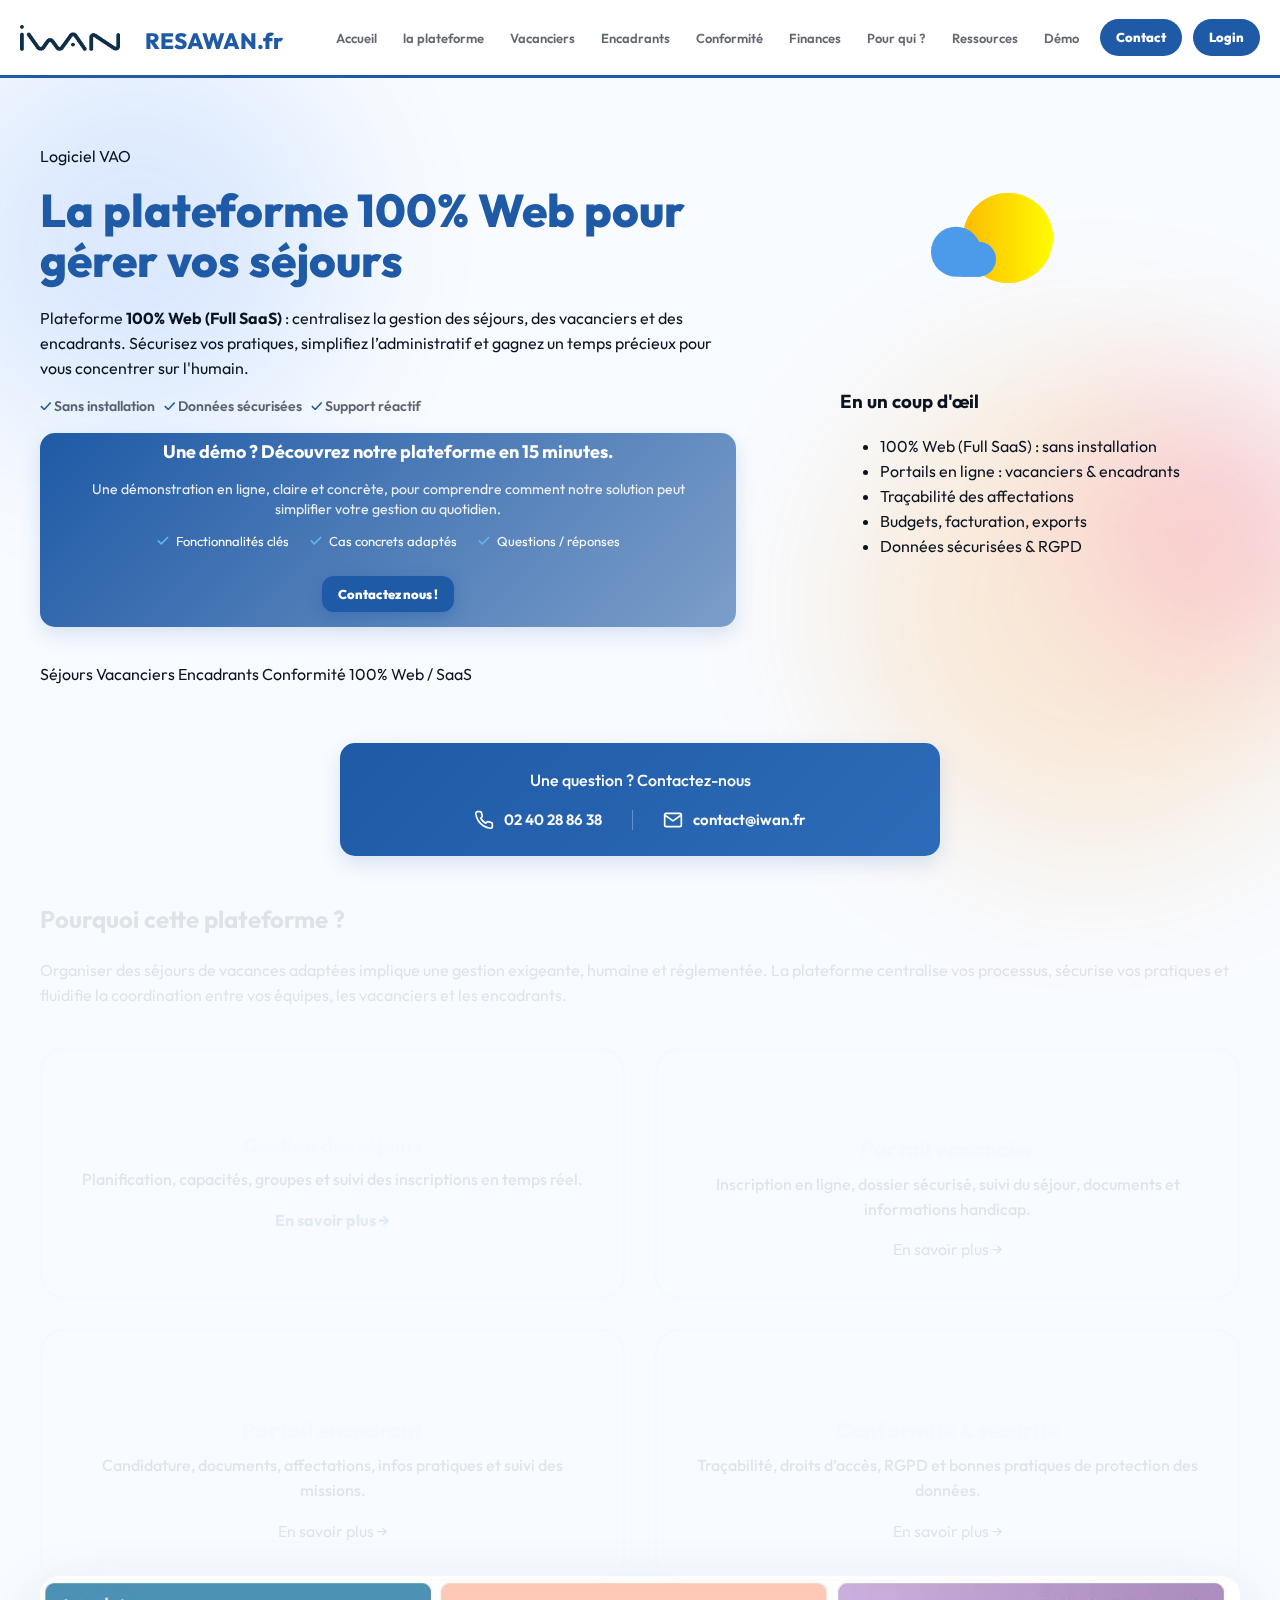
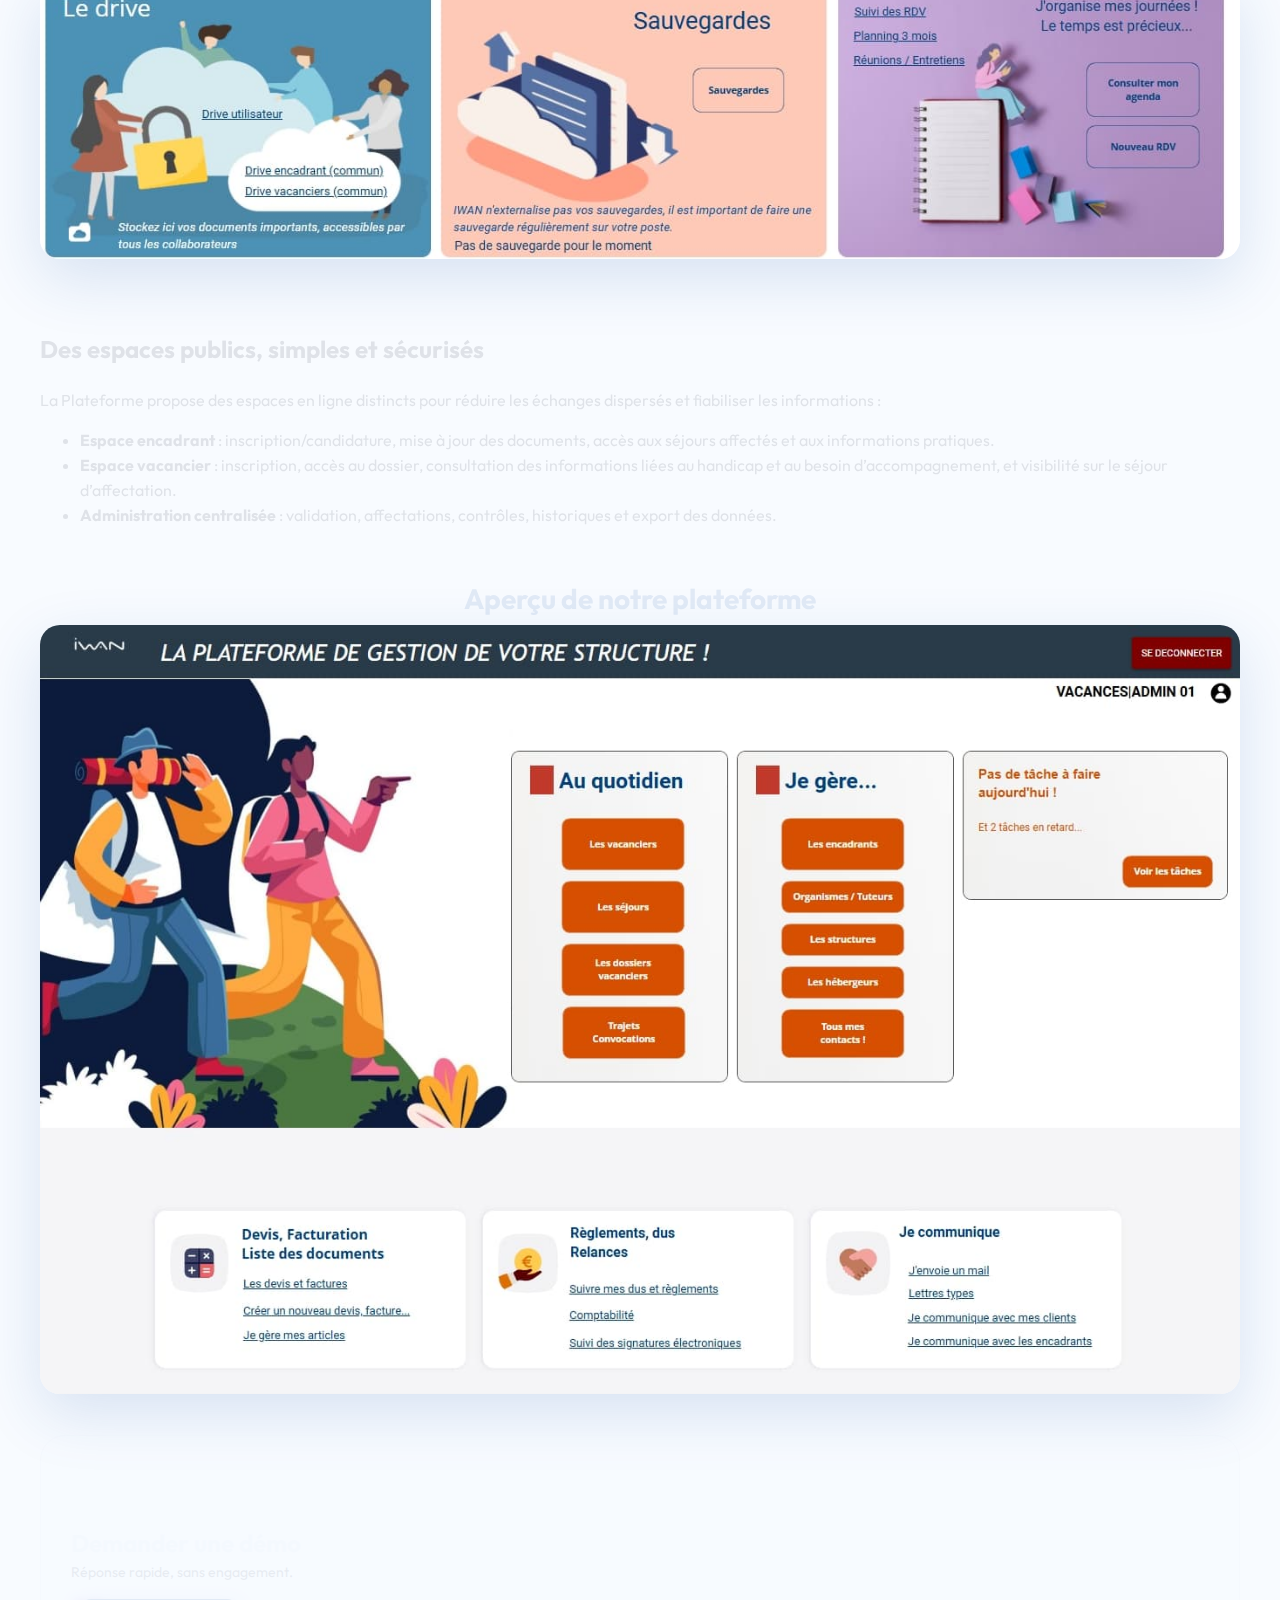
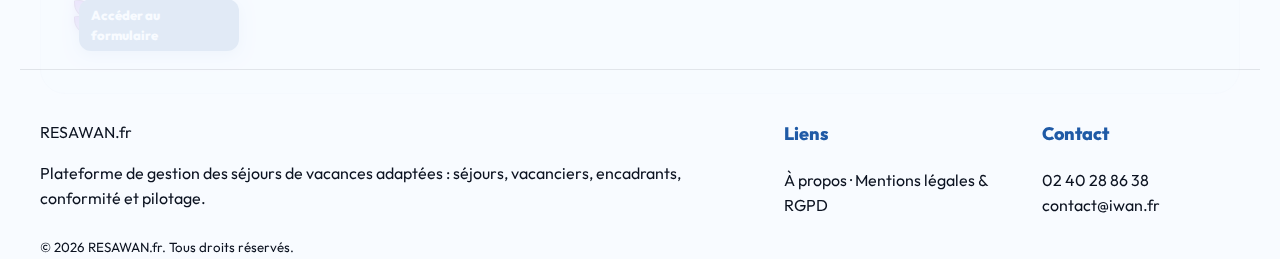
<file: index.html>
<!doctype html>
<html lang="fr">
<head>
<meta charset="utf-8" />
<meta name="viewport" content="width=device-width, initial-scale=1" />
<title>Accueil – RESAWAN.fr</title>
<meta name="description" content="La plateforme 100% Web (Full SaaS) pour gérer vos séjours de vacances adaptées">

<link rel="preconnect" href="https://fonts.googleapis.com">
<link rel="preconnect" href="https://fonts.gstatic.com" crossorigin>
<link href="https://fonts.googleapis.com/css2?family=Outfit:wght@400;600;800&display=swap" rel="stylesheet">
<link rel="stylesheet" href="assets/css/style.css" />
<script defer src="assets/js/main.js"></script>
</head>
<body>

<div class="bubble-decor b1"></div>
<div class="bubble-decor b2"></div>
<div class="bubble-decor b3"></div>

<header class="site-header">
  <div class="container header-row">
<a class="logo" href="index.html" aria-label="Accueil RESAWAN.fr" style="display: flex; align-items: center; gap: 25px; text-decoration: none;">
  <img src="images/Logo_Iwan_Bleu_Foncé.png" alt="" style="height: 26px; width: auto; display: block;">
  <span class="logo-text" style="line-height: 1; margin-top:7px; margin-right: 15px;">RESAWAN.fr</span>
</a>

<nav class="site-nav" aria-label="Navigation principale">
  <ul>
    <li><a href='index.html' aria-current='page' class='active'>Accueil</a></li>
    <li><a href='plateforme.html'>la plateforme</a></li>
    <li><a href='vacanciers.html'>Vacanciers</a></li>
    <li><a href='encadrants.html'>Encadrants</a></li>
    <li><a href='conformite.html'>Conformité</a></li>
    <li><a href='finances.html'>Finances</a></li>
    <li><a href='pour-qui.html'>Pour qui ?</a></li>
    <li><a href='ressources.html'>Ressources</a></li>
    <li><a href='demo.html'>Démo</a></li>
    <li><a href='contact.html' class="btn-login">Contact</a></li>
    <li><a href="https://s4.iwancloud.fr/ERP" class="btn-login">Login</a></li>
  </ul>
</nav>
  </div>
</header>

<section class="hero">
  <div class="container hero-grid">
    
    <div class="hero-content">
      <p class="kicker">Logiciel VAO</p>
      <h1>La plateforme 100% Web pour gérer vos séjours</h1>
      
      <p class="lead">
        Plateforme <strong>100% Web (Full SaaS)</strong> : centralisez la gestion des séjours, des vacanciers et des encadrants. 
        Sécurisez vos pratiques, simplifiez l’administratif et gagnez un temps précieux pour vous concentrer sur l'humain.
      </p>

      <p style="font-size: 14px; color: var(--muted); margin-top: 10px; font-weight: 600;">
        <span style="color: var(--primary);">✓</span> Sans installation &nbsp; 
        <span style="color: var(--primary);">✓</span> Données sécurisées &nbsp; 
        <span style="color: var(--primary);">✓</span> Support réactif
      </p>

<div style="text-align: center; margin: 15px auto; max-width: 900px;"> <div style="background: linear-gradient(135deg, #1f5aa6 0%, #7c9ec9 100%); padding: 5px 30px; border-radius: 15px; box-shadow: 0 8px 20px rgba(31, 90, 166, 0.15);">
    
    <div style="color: white; font-size: 18px; margin-bottom: 8px; font-weight: 700;">
      Une démo ? Découvrez notre plateforme en 15 minutes.
    </div>
    
    <p style="color: rgba(255, 255, 255, 0.9); font-size: 14px; margin-bottom: 12px; line-height: 1.4;">
      Une démonstration en ligne, claire et concrète, pour comprendre comment notre solution peut simplifier votre gestion au quotidien.
    </p>

    <div style="display: flex; justify-content: center; gap: 20px; margin-bottom: 15px; color: white; font-size: 13px; flex-wrap: wrap;">
      <div style="display: flex; align-items: center; gap: 6px;">
        <svg width="14" height="14" viewBox="0 0 24 24" fill="none" stroke="#63b3ed" stroke-width="3" stroke-linecap="round" stroke-linejoin="round"><polyline points="20 6 9 17 4 12"></polyline></svg>
        Fonctionnalités clés
      </div>
      <div style="display: flex; align-items: center; gap: 6px;">
        <svg width="14" height="14" viewBox="0 0 24 24" fill="none" stroke="#63b3ed" stroke-width="3" stroke-linecap="round" stroke-linejoin="round"><polyline points="20 6 9 17 4 12"></polyline></svg>
        Cas concrets adaptés
      </div>
      <div style="display: flex; align-items: center; gap: 6px;">
        <svg width="14" height="14" viewBox="0 0 24 24" fill="none" stroke="#63b3ed" stroke-width="3" stroke-linecap="round" stroke-linejoin="round"><polyline points="20 6 9 17 4 12"></polyline></svg>
        Questions / réponses
      </div>
    </div>

    <div style="display: flex; justify-content: center;">
      <a href="contact.html" class="btn" style="text-decoration: none; border: none; background: none; cursor: pointer;">
        <div class="wrapper">
          <div class="text-btn" style="white-space: nowrap; font-size: 13px;">Contactez nous !</div>
        </div>
      </a>
    </div>

  </div>
</div>

      <div class="pill-row" style="margin-top: 35px;">
        <span class="pill">Séjours</span>
        <span class="pill">Vacanciers</span>
        <span class="pill">Encadrants</span>
        <span class="pill">Conformité</span>
        <span class="pill">100% Web / SaaS</span>
      </div>
</div> 

    <div class="hero-aside">
      <div class="weather-container">
        <div class="sun sunshine"></div>
        <div class="sun"></div>
        <div class="cloud back"><span class="left-back"></span><span class="right-back"></span></div>
        <div class="cloud front"><span class="left-front"></span><span class="right-front"></span></div>
      </div>

      <div class="hero-card">
        <div class="hero-card-inner">
          <h3>En un coup d'œil</h3>
          <ul class="checklist">
            <li>100% Web (Full SaaS) : sans installation</li>
            <li>Portails en ligne : vacanciers & encadrants</li>
            <li>Traçabilité des affectations</li>
            <li>Budgets, facturation, exports</li>
            <li>Données sécurisées & RGPD</li>
          </ul>
        </div>
      </div>
    </div> </div> 
</section>


<div style="text-align: center; margin: 6px auto; max-width: 600px;">
  <div style="background: linear-gradient(135deg, #1f5aa6 0%, #2d6bb8 100%); padding: 25px 30px; border-radius: 15px; box-shadow: 0 8px 20px rgba(31, 90, 166, 0.15);">
    <div style="color: white; font-size: 16px; margin-bottom: 15px; font-weight: 500;">Une question ? Contactez-nous</div>
    
    <div style="display: flex; gap: 30px; justify-content: center; align-items: center; flex-wrap: wrap;">
      <!-- Téléphone -->
      <a href="tel:+33123456789" style="display: flex; align-items: center; gap: 10px; text-decoration: none; color: white;">
        <svg width="20" height="20" viewBox="0 0 24 24" fill="none" stroke="white" stroke-width="2" stroke-linecap="round" stroke-linejoin="round">
          <path d="M22 16.92v3a2 2 0 0 1-2.18 2 19.79 19.79 0 0 1-8.63-3.07 19.5 19.5 0 0 1-6-6 19.79 19.79 0 0 1-3.07-8.67A2 2 0 0 1 4.11 2h3a2 2 0 0 1 2 1.72 12.84 12.84 0 0 0 .7 2.81 2 2 0 0 1-.45 2.11L8.09 9.91a16 16 0 0 0 6 6l1.27-1.27a2 2 0 0 1 2.11-.45 12.84 12.84 0 0 0 2.81.7A2 2 0 0 1 22 16.92z"/>
        </svg>
        <span style="font-size: 15px; font-weight: 600;">02 40 28 86 38</span>
      </a>
      
      <div style="width: 1px; height: 20px; background: rgba(255, 255, 255, 0.3);"></div>
      
      <!-- Email -->
      <a href="mailto:contact@resawan.fr" style="display: flex; align-items: center; gap: 10px; text-decoration: none; color: white;">
        <svg width="20" height="20" viewBox="0 0 24 24" fill="none" stroke="white" stroke-width="2" stroke-linecap="round" stroke-linejoin="round">
          <path d="M4 4h16c1.1 0 2 .9 2 2v12c0 1.1-.9 2-2 2H4c-1.1 0-2-.9-2-2V6c0-1.1.9-2 2-2z"/>
          <polyline points="22,6 12,13 2,6"/>
        </svg>
        <span style="font-size: 15px; font-weight: 600;">contact@iwan.fr</span>
      </a>
    </div>
  </div>
</div>

<main id="main">
  <section class="section">
    <div class="container">
      <h2>Pourquoi cette plateforme ?</h2>
      <div class="prose">
        <p>Organiser des séjours de vacances adaptées implique une gestion exigeante, humaine et réglementée. La plateforme centralise vos processus, sécurise vos pratiques et fluidifie la coordination entre vos équipes, les vacanciers et les encadrants.</p>
      </div>
      <div class='card-grid'>

        <article class="card" style="text-align: center;">
          <h3 style="font-size: 20px;">Gestion des séjours</h3>
          <p style="color: #1a202c; font-weight: 500;">Planification, capacités, groupes et suivi des inscriptions en temps réel.</p>
           <a class="text-link" href="plateforme.html" style="font-weight: 700; color: var(--primary);">En savoir plus →</a>
        </article>

        <article class="card" style="text-align: center;">
          <h3>Portail vacancier</h3>
          <p class="muted">Inscription en ligne, dossier sécurisé, suivi du séjour, documents et informations handicap.</p>
          <a class="text-link" href="vacanciers.html">En savoir plus →</a>
        </article>

        <article class="card" style="text-align: center;">
          <h3>Portail encadrant</h3>
          <p class="muted">Candidature, documents, affectations, infos pratiques et suivi des missions.</p>
          <a class="text-link" href="encadrants.html">En savoir plus →</a>
        </article>

        <article class="card" style="text-align: center;">
          <h3>Conformité & sécurité</h3>
          <p class="muted">Traçabilité, droits d’accès, RGPD et bonnes pratiques de protection des données.</p>
          <a class="text-link" href="conformite.html">En savoir plus →</a>
        </article>

      </div>
    </div>
  </section>

<section class="section" style="text-align: center; padding: 20px 0;">
  <div class="container">
    <a href="#zoom-drive" style="text-decoration: none; display: block;" aria-label="Agrandir l'image du drive">
      <img src="images/drive.jpg" 
           alt="Aperçu du drive RESAWAN" 
           style="max-width: 100%; height: auto; border-radius: 20px; box-shadow: 0 20px 60px rgba(31, 90, 166, 0.15);">
      <div class="view-hint">🔍 Cliquez pour agrandir l'aperçu</div>
    </a>

    <div id="zoom-drive" class="lightbox">
      <a href="#_" class="lightbox-close" aria-label="Fermer l'aperçu"></a>
      <div class="lightbox-content">
        <img src="images/drive.jpg" alt="Drive plein écran">
        <a href="#_" class="close-btn">Fermer l'image ×</a>
      </div>
    </div>
  </div>
</section>

  <section class="section">
    <div class="container">
      <h2>Des espaces publics, simples et sécurisés</h2>
      <div class="prose">
        <p>La Plateforme propose des espaces en ligne distincts pour réduire les échanges dispersés et fiabiliser les informations :</p>
        <ul class='bullets'>
          <li><strong>Espace encadrant</strong> : inscription/candidature, mise à jour des documents, accès aux séjours affectés et aux informations pratiques.</li>
          <li><strong>Espace vacancier</strong> : inscription, accès au dossier, consultation des informations liées au handicap et au besoin d’accompagnement, et visibilité sur le séjour d’affectation.</li>
          <li><strong>Administration centralisée</strong> : validation, affectations, contrôles, historiques et export des données.</li>
        </ul>
      </div>
    </div>
  </section>

<section class="section" style="text-align: center; padding: 10px 0;">
  <div class="container">
    <h2 style="margin-bottom: 30px; font-size: 28px; color: var(--primary);">Aperçu de notre plateforme</h2>
    
    <a href="#zoom-apercu" style="text-decoration: none; display: block;" aria-label="Agrandir l'aperçu plateforme">
      <img src="images/aperçu_plateforme.jpg" 
           alt="Aperçu général de la plateforme" 
           style="max-width: 100%; height: auto; border-radius: 20px; box-shadow: 0 20px 60px rgba(31, 90, 166, 0.15);">
      <div class="view-hint">🔍 Cliquez pour agrandir l'aperçu</div>
    </a>

    <div id="zoom-apercu" class="lightbox">
      <a href="#_" class="lightbox-close" aria-label="Fermer l'aperçu"></a>
      <div class="lightbox-content">
        <img src="images/aperçu_plateforme.jpg" alt="Plateforme plein écran">
        <a href="#_" class="close-btn">Fermer l'image ×</a>
      </div>
    </div>
  </div>
</section>

<section class="section">
  <div class="container">
    <div class='callout' style="padding: 40px 30px; border-radius: 25px;">
      <div>
        <h3 style="font-size: 24px; color: white;">Demander une démo</h3>
        <p style="font-size: 14px; color: white; opacity: 0.9;">Réponse rapide, sans engagement.</p>
      </div>
      <div>
        <a class="btn" href="demo.html">
          <div class="wrapper" style="width: 10em;">
            <div class="flower flower1"><div class="petal"></div><div class="petal"></div><div class="petal"></div><div class="petal"></div></div>
            <div class="text-btn" style="padding: 6px 12px; font-size: 13px;">Accéder au formulaire</div>
          </div>
        </a>
      </div>
    </div>
  </div>
</section>
</main>

<footer class="site-footer">
  <div class="container footer-grid">
    <div>
      <div class="brand">RESAWAN.fr</div>
      <p class="muted">Plateforme de gestion des séjours de vacances adaptées : séjours, vacanciers, encadrants, conformité et pilotage.</p>
    </div>
    <div>
      <h4>Liens</h4>
      <p><a href='a-propos.html'>À propos</a> · <a href='legal.html'>Mentions légales & RGPD</a></p>
    </div>
    <div>
      <h4>Contact</h4>
      <p class="muted">
        02 40 28 86 38
        contact@iwan.fr
      </p>
    </div>
  </div>
  <div class="container footer-bottom">
    <small class="muted">© 2026 RESAWAN.fr. Tous droits réservés.</small>
  </div>
</footer>
</body>
</html>
</file>
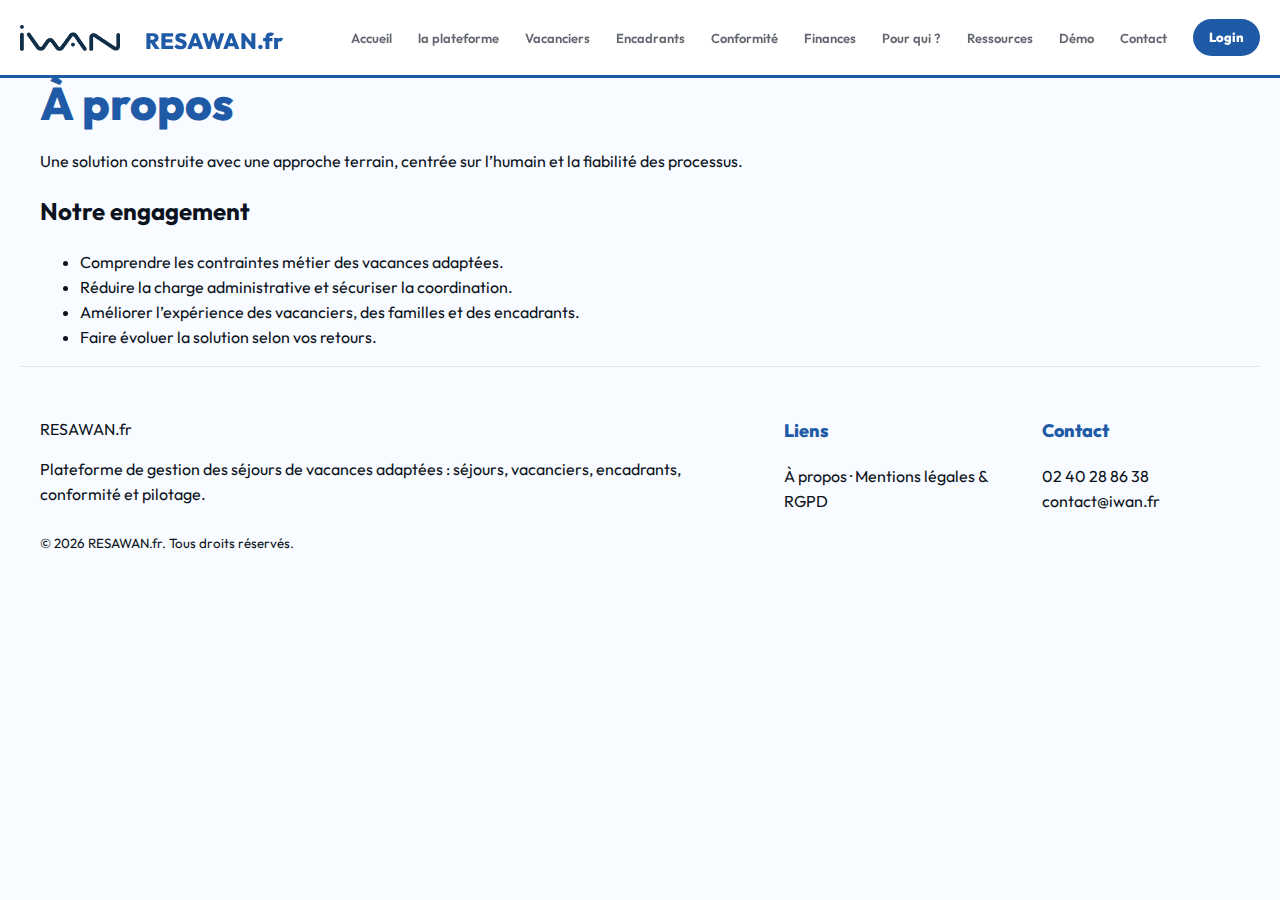
<file: a-propos.html>
<!doctype html>
<html lang="fr">
<head>
<title>À propos – RESAWAN.fr</title>
<meta name="description" content="À propos de la solution et de l’engagement métier.">

<meta charset="utf-8" />
<meta name="viewport" content="width=device-width, initial-scale=1" />
<link rel="preconnect" href="https://fonts.googleapis.com">
<link rel="preconnect" href="https://fonts.gstatic.com" crossorigin>
<link href="https://fonts.googleapis.com/css2?family=Outfit:wght@400;600;800&display=swap" rel="stylesheet">
<link rel="stylesheet" href="assets/css/style.css" />
<script defer src="assets/js/main.js"></script>

</head>
<body>

<header class="site-header">
  <div class="container header-row" style="padding-left: 0 !important;">
    <a class="logo" href="index.html" aria-label="Accueil RESAWAN.fr" style="display: flex; align-items: center; gap: 25px; text-decoration: none;">
      <img src="images/Logo_Iwan_Bleu_Foncé.png" alt="" style="height: 26px; width: auto; display: block;">
      <span class="logo-text" style="line-height: 1; margin-top:7px;">RESAWAN.fr</span>
    </a>


    <nav class="site-nav" aria-label="Navigation principale">
      <ul>
        <li><a href='index.html'>Accueil</a></li>
<li><a href='plateforme.html'>la plateforme</a></li>
<li><a href='vacanciers.html'>Vacanciers</a></li>
<li><a href='encadrants.html'>Encadrants</a></li>
<li><a href='conformite.html'>Conformité</a></li>
<li><a href='finances.html'>Finances</a></li>
<li><a href='pour-qui.html'>Pour qui ?</a></li>
<li><a href='ressources.html'>Ressources</a></li>
<li><a href='demo.html'>Démo</a></li>
<li><a href='contact.html'>Contact</a></li>
<li><a href="https://s4.iwancloud.fr/ERP" class="btn-login" style="background: #1f5aa6; color: white; padding: 8px 18px; border-radius: 50px; font-weight: 600; text-decoration: none; margin-left: 10px; transition: opacity 0.3s;">Login</a></li>
      </ul>
    </nav>
  </div>
</header>



<main id="main">
<section class='section'><div class='container'><h1>À propos</h1><p class='lead'>Une solution construite avec une approche terrain, centrée sur l’humain et la fiabilité des processus.</p></div></section>
    <section class="section">
      <div class="container">
        <h2>Notre engagement</h2>
        <div class="prose">
          <ul class='bullets'><li>Comprendre les contraintes métier des vacances adaptées.</li><li>Réduire la charge administrative et sécuriser la coordination.</li><li>Améliorer l’expérience des vacanciers, des familles et des encadrants.</li><li>Faire évoluer la solution selon vos retours.</li></ul>
        </div>
        
      </div>
    </section>
    
</main>


<footer class="site-footer">
  <div class="container footer-grid">
    <div>
      <div class="brand">RESAWAN.fr</div>
      <p class="muted">Plateforme de gestion des séjours de vacances adaptées : séjours, vacanciers, encadrants, conformité et pilotage.</p>
    </div>
    <div>
      <h4>Liens</h4>
      <p><a href='a-propos.html'>À propos</a> · <a href='legal.html'>Mentions légales & RGPD</a></p>
    </div>
    <div>
      <h4>Contact</h4>
      <p class="muted">
        02 40 28 86 38
        contact@iwan.fr
      </p>
    </div>
  </div>
  <div class="container footer-bottom">
    <small class="muted">© 2026 RESAWAN.fr. Tous droits réservés.</small>
  </div>
</footer>
    

</body>
</html>
</file>
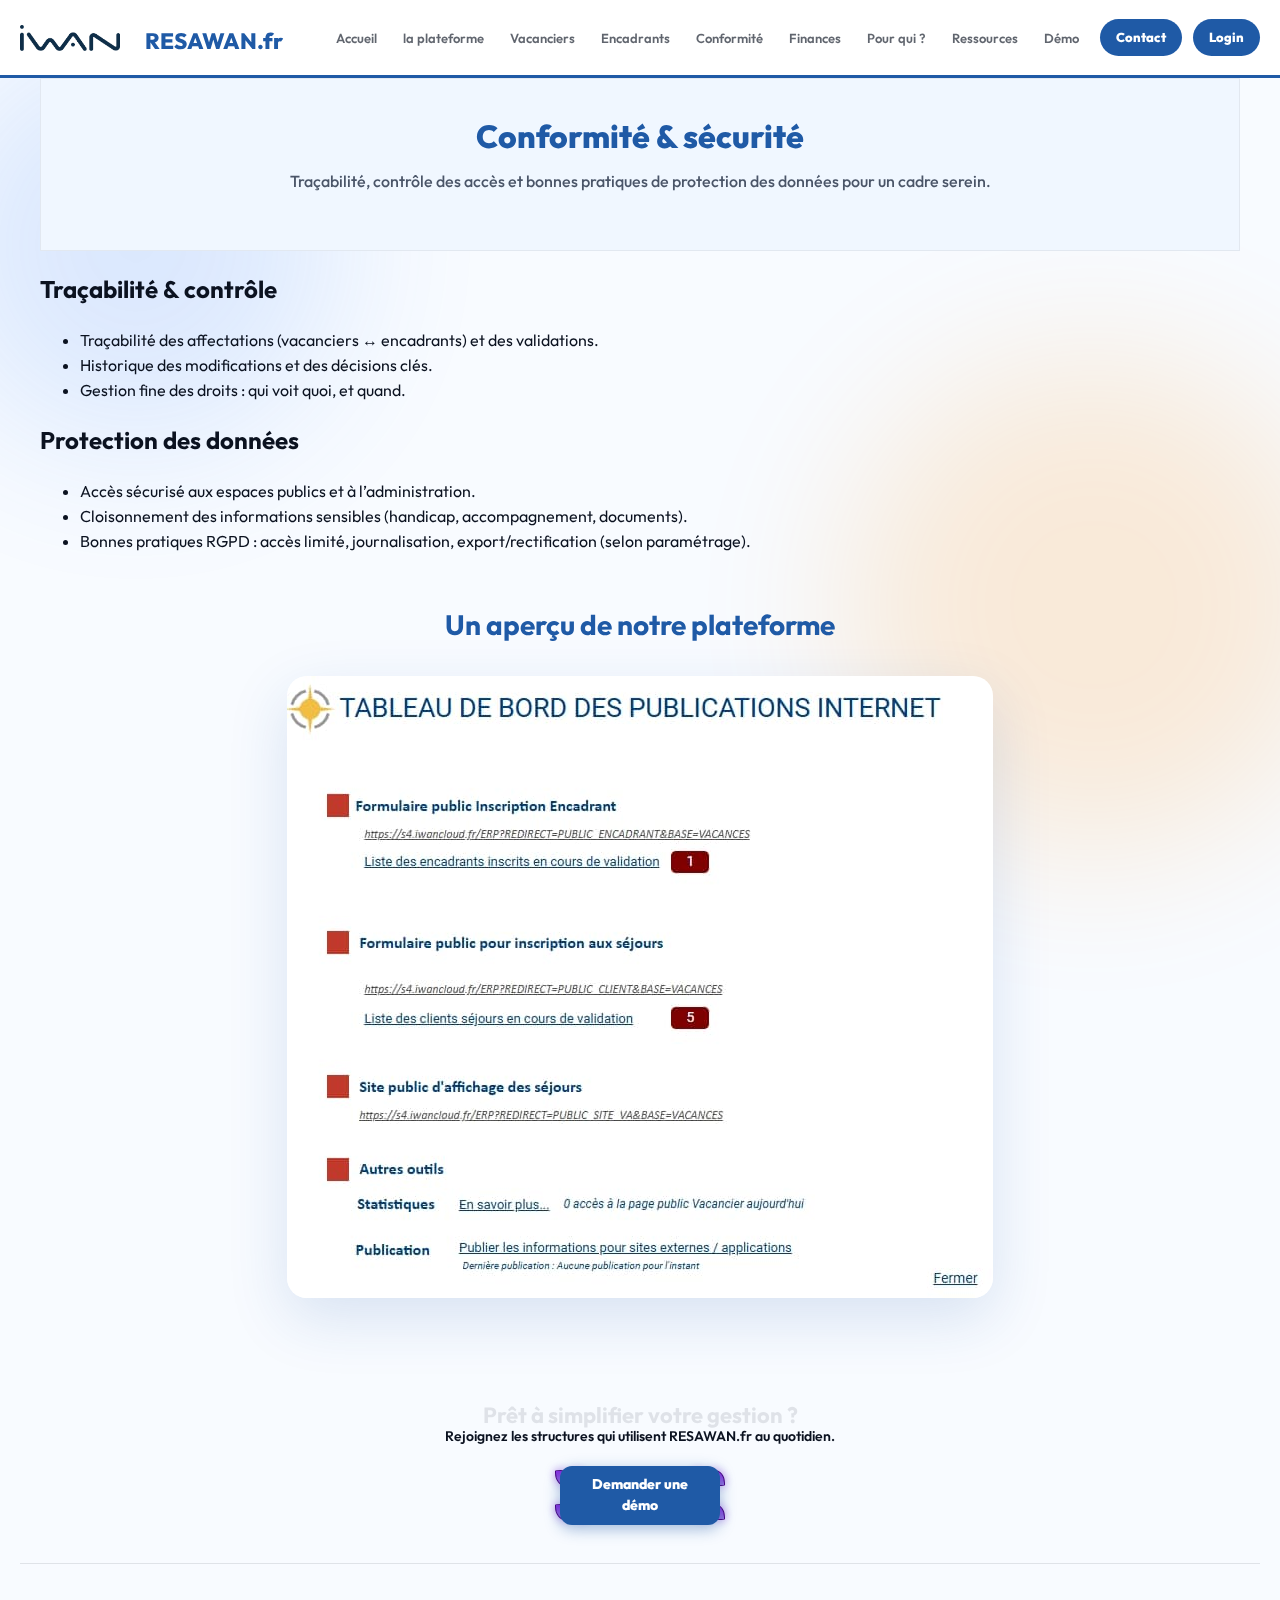
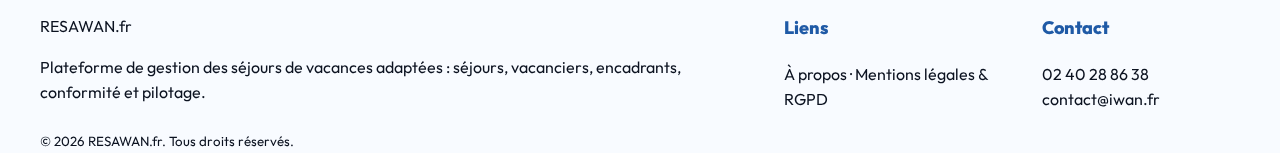
<file: conformite.html>
<!doctype html>
<html lang="fr">
<head>
<title>Conformité – RESAWAN.fr</title>
<meta name="description" content="Conformité & sécurité : traçabilité, droits d’accès, RGPD.">

<meta charset="utf-8" />
<meta name="viewport" content="width=device-width, initial-scale=1" />
<link rel="preconnect" href="https://fonts.googleapis.com">
<link rel="preconnect" href="https://fonts.gstatic.com" crossorigin>
<link href="https://fonts.googleapis.com/css2?family=Outfit:wght@400;600;800&display=swap" rel="stylesheet">
<link rel="stylesheet" href="assets/css/style.css" />
<script defer src="assets/js/main.js"></script>

</head>
<body>

<div class="bubble-decor b1"></div>
<div class="bubble-decor b2"></div>

<header class="site-header">
  <div class="container header-row" style="padding-left: 0 !important;">
    <a class="logo" href="index.html" aria-label="Accueil RESAWAN.fr" style="display: flex; align-items: center; gap: 25px; text-decoration: none;">
      <img src="images/Logo_Iwan_Bleu_Foncé.png" class="img-zoom" alt="Capture plateforme" style="height: 26px; width: auto; display: block;">
      <span class="logo-text" style="line-height: 1; margin-top:7px;">RESAWAN.fr</span>
    </a>

<nav class="site-nav" aria-label="Navigation principale">
  <ul>
    <li><a href='index.html' aria-current='page' class='active'>Accueil</a></li>
    <li><a href='plateforme.html'>la plateforme</a></li>
    <li><a href='vacanciers.html'>Vacanciers</a></li>
    <li><a href='encadrants.html'>Encadrants</a></li>
    <li><a href='conformite.html'>Conformité</a></li>
    <li><a href='finances.html'>Finances</a></li>
    <li><a href='pour-qui.html'>Pour qui ?</a></li>
    <li><a href='ressources.html'>Ressources</a></li>
    <li><a href='demo.html'>Démo</a></li>
    <li><a href='contact.html' class="btn-login">Contact</a></li>
    <li><a href="https://s4.iwancloud.fr/ERP" class="btn-login">Login</a></li>
  </ul>
</nav>
  </div>
</header>

<main id="main">
<section class='section'>
  <div class='container'>
    <div class="callout" style="flex-direction: column; align-items: center; text-align: center; padding: 40px 30px;">
      <h1 style="margin: 0; color: white; font-size: 32px;">Conformité & sécurité</h1>
      <p class='lead' style="color: rgba(255,255,255,0.9); margin-top: 15px; font-size: 16px; font-weight: 500;">
        Traçabilité, contrôle des accès et bonnes pratiques de protection des données pour un cadre serein.
      </p>
    </div>
  </div>
</section>

  <section class="section">
    <div class="container">
      <h2>Traçabilité & contrôle</h2>
      <div class="prose">
        <ul class='bullets'>
          <li>Traçabilité des affectations (vacanciers ↔ encadrants) et des validations.</li>
          <li>Historique des modifications et des décisions clés.</li>
          <li>Gestion fine des droits : qui voit quoi, et quand.</li>
        </ul>
      </div>
    </div>
  </section>
    
  <section class="section">
    <div class="container">
      <h2>Protection des données</h2>
      <div class="prose">
        <ul class='bullets'>
          <li>Accès sécurisé aux espaces publics et à l’administration.</li>
          <li>Cloisonnement des informations sensibles (handicap, accompagnement, documents).</li>
          <li>Bonnes pratiques RGPD : accès limité, journalisation, export/rectification (selon paramétrage).</li>
        </ul>
      </div>
    </div>
  </section>
    
<section class="section" style="text-align: center; padding: 10px 0;">
  <div class="container">
    <h2 style="margin-bottom: 30px; font-size: 28px; color: var(--primary);">Un aperçu de notre plateforme</h2>
    
    <a href="#zoom-img" style="text-decoration: none; display: block;" aria-label="Agrandir l'image du tableau de bord">
      <img src="images/tableau_de_bord.jpg" 
           alt="Aperçu de la plateforme RESAWAN" 
           style="max-width: 100%; height: auto; border-radius: 20px; box-shadow: 0 20px 60px rgba(31, 90, 166, 0.15);">
      <div class="view-hint">🔍 Cliquez pour agrandir l'aperçu</div>
    </a>

    <div id="zoom-img" class="lightbox">
      <a href="#_" class="lightbox-close" aria-label="Fermer l'aperçu et revenir au site"></a>
      
      <div class="lightbox-content">
        <img src="images/tableau_de_bord.jpg" alt="Aperçu plein écran du tableau de bord">
        <a href="#_" class="close-btn">Fermer l'image ×</a>
      </div>
    </div>
  </div>
</section>

<section class="section" style="text-align: center; padding: 40px 0;">
  <div class="container">
    <h2 style="font-size: 22px;">Prêt à simplifier votre gestion ?</h2>
    <p style="margin-bottom: 20px; font-size: 14px; font-weight: 600;">Rejoignez les structures qui utilisent RESAWAN.fr au quotidien.</p>
    
    <a class="btn" href="demo.html">
      <div class="wrapper">
        <div class="flower flower1"><div class="petal"></div><div class="petal"></div></div>
        <div class="flower flower2"><div class="petal"></div><div class="petal"></div></div>
        <div class="flower flower3"><div class="petal"></div><div class="petal"></div></div>
        <div class="flower flower6"><div class="petal"></div><div class="petal"></div></div>
        <div class="text-btn">Demander une démo</div>
      </div>
    </a>
  </div>
</section>
</main>

<footer class="site-footer">
  <div class="container footer-grid">
    <div>
      <div class="brand">RESAWAN.fr</div>
      <p class="muted">Plateforme de gestion des séjours de vacances adaptées : séjours, vacanciers, encadrants, conformité et pilotage.</p>
    </div>
    <div>
      <h4>Liens</h4>
      <p><a href='a-propos.html'>À propos</a> · <a href='legal.html'>Mentions légales & RGPD</a></p>
    </div>
    <div>
      <h4>Contact</h4>
      <p class="muted">
        02 40 28 86 38
        contact@iwan.fr
      </p>
    </div>
  </div>
  <div class="container footer-bottom">
    <small class="muted">© 2026 RESAWAN.fr. Tous droits réservés.</small>
  </div>
</footer>

</body>
</html>
</file>
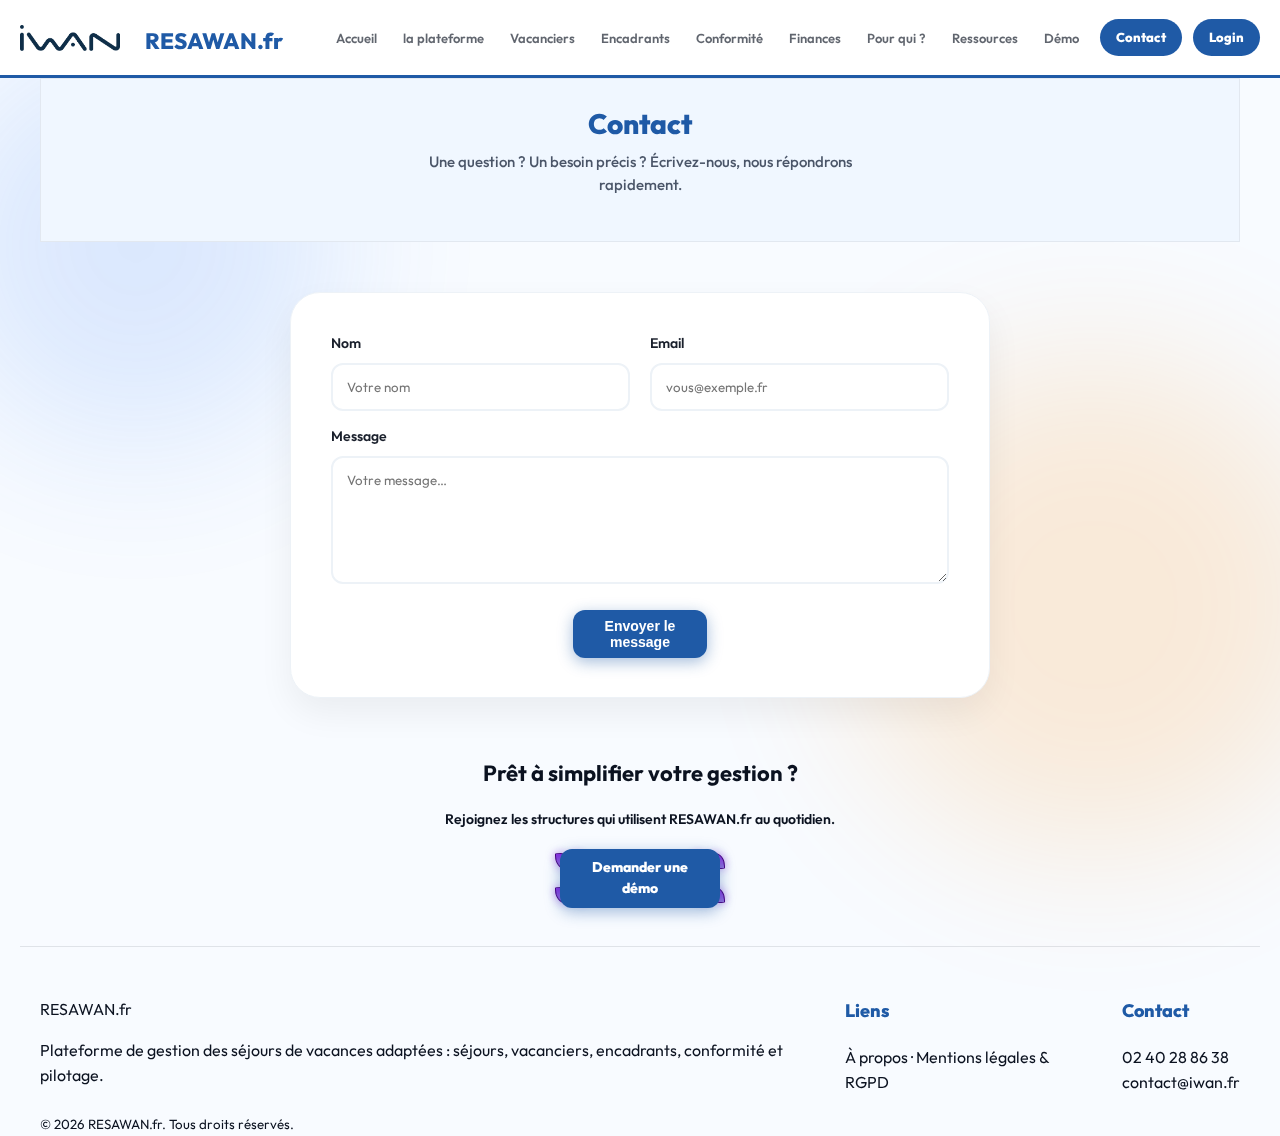
<file: contact.html>
<!doctype html>
<html lang="fr">
<head>
<title>Contact – RESAWAN.fr</title>
<meta name="description" content="Contacter l'équipe.">

<meta charset="utf-8" />
<meta name="viewport" content="width=device-width, initial-scale=1" />
<link rel="preconnect" href="https://fonts.googleapis.com">
<link rel="preconnect" href="https://fonts.gstatic.com" crossorigin>
<link href="https://fonts.googleapis.com/css2?family=Outfit:wght@400;600;800&display=swap" rel="stylesheet">
<link rel="stylesheet" href="assets/css/style.css" />
<script defer src="assets/js/main.js"></script>

<style>
  /* Style spécifique pour le formulaire de contact élégant */
  .form-card {
    background: white;
    padding: 40px;
    border-radius: 30px;
    box-shadow: 0 15px 35px rgba(0,0,0,0.06);
    max-width: 700px;
    margin: 30px auto 0 auto;
    border: 1px solid #edf2f7;
  }
  .form label { display: block; margin-bottom: 15px; font-weight: 600; color: #1a202c; font-size: 14px; }
  .form input, .form textarea {
    width: 100%;
    padding: 14px;
    border: 2px solid #edf2f7;
    border-radius: 12px;
    margin-top: 8px;
    font-family: inherit;
    transition: all 0.3s ease;
  }
  .form input:focus, .form textarea:focus { border-color: #ff007f; outline: none; background: #fffafc; }
  .grid-2 { display: grid; grid-template-columns: 1fr 1fr; gap: 20px; }
  
  /* Messages de succès et d'erreur */
  .alert {
    padding: 15px 20px;
    border-radius: 12px;
    margin-bottom: 20px;
    font-weight: 500;
    text-align: center;
  }
  .alert-success {
    background: #d4edda;
    color: #155724;
    border: 2px solid #c3e6cb;
  }
  .alert-error {
    background: #f8d7da;
    color: #721c24;
    border: 2px solid #f5c6cb;
  }
</style>

</head>
<body>

<div class="bubble-decor b1"></div>
<div class="bubble-decor b2"></div>

<header class="site-header">
  <div class="container header-row" style="padding-left: 0 !important;">
    <a class="logo" href="index.html" aria-label="Accueil RESAWAN.fr" style="display: flex; align-items: center; gap: 25px; text-decoration: none;">
      <img src="images/Logo_Iwan_Bleu_Foncé.png" alt="" style="height: 26px; width: auto; display: block;">
      <span class="logo-text" style="line-height: 1; margin-top:7px;">RESAWAN.fr</span>
    </a>

<nav class="site-nav" aria-label="Navigation principale">
  <ul>
    <li><a href='index.html' aria-current='page' class='active'>Accueil</a></li>
    <li><a href='plateforme.html'>la plateforme</a></li>
    <li><a href='vacanciers.html'>Vacanciers</a></li>
    <li><a href='encadrants.html'>Encadrants</a></li>
    <li><a href='conformite.html'>Conformité</a></li>
    <li><a href='finances.html'>Finances</a></li>
    <li><a href='pour-qui.html'>Pour qui ?</a></li>
    <li><a href='ressources.html'>Ressources</a></li>
    <li><a href='demo.html'>Démo</a></li>
    <li><a href='contact.html' class="btn-login">Contact</a></li>
    <li><a href="https://s4.iwancloud.fr/ERP" class="btn-login">Login</a></li>
  </ul>
</nav>
  </div>
</header>

<main id="main">
  <section class='section' style="padding-bottom: 20px;">
    <div class='container'>
      <div class="callout" style="display: flex; flex-direction: column; align-items: center; text-align: center; padding: 30px 20px;">
        <h1 style="margin: 0; color: white; font-size: 28px;">Contact</h1>
        <p class='lead' style="color: rgba(255,255,255,0.9); margin-top: 10px; font-size: 15px; font-weight: 500; max-width: 500px;">
          Une question ? Un besoin précis ? Écrivez-nous, nous répondrons rapidement.
        </p>
      </div>
    </div>
  </section>

  <section class="section" style="padding-top: 0;">
    <div class="container">
      <div class='form-card'>
        
        <!-- Message de succès -->
        <div id="successMessage" class="alert alert-success" style="display: none;">
          ✓ Votre message a été envoyé avec succès ! Nous vous répondrons rapidement.
        </div>
        
        <!-- Message d'erreur -->
        <div id="errorMessage" class="alert alert-error" style="display: none;"></div>
        
        <form class='form' action='send_mail.php' method='POST' id='contactForm'>
          <div class='grid-2'>
            <label>Nom<input required name='name' placeholder='Votre nom'></label>
            <label>Email<input required type='email' name='email' placeholder='vous@exemple.fr'></label>
          </div>
        <label>Message
            <textarea required name='message' rows='6' placeholder='Votre message…'></textarea>
        </label>
          
          <div style="text-align: center; margin-top: 20px;">
            <button class="btn" type="submit" style="border: none; background: none; cursor: pointer;">
              <div class="wrapper">
                <div class="text-btn">Envoyer le message</div>
              </div>
            </button>
          </div>
        </form>
      </div>
    </div>
  </section>

<section class="section" style="text-align: center; padding: 40px 0;">
  <div class="container">
    <h2 style="font-size: 22px;">Prêt à simplifier votre gestion ?</h2>
    <p style="margin-bottom: 20px; font-size: 14px; font-weight: 600;">Rejoignez les structures qui utilisent RESAWAN.fr au quotidien.</p>
    
    <a class="btn" href="demo.html">
      <div class="wrapper">
        <div class="flower flower1"><div class="petal"></div><div class="petal"></div></div>
        <div class="flower flower2"><div class="petal"></div><div class="petal"></div></div>
        <div class="flower flower3"><div class="petal"></div><div class="petal"></div></div>
        <div class="flower flower6"><div class="petal"></div><div class="petal"></div></div>
        <div class="text-btn">Demander une démo</div>
      </div>
    </a>
  </div>
</section>
</main>

<footer class="site-footer">
  <div class="container footer-grid">
    <div>
      <div class="brand">RESAWAN.fr</div>
      <p class="muted">Plateforme de gestion des séjours de vacances adaptées : séjours, vacanciers, encadrants, conformité et pilotage.</p>
    </div>
    <div>
      <h4>Liens</h4>
      <p><a href='a-propos.html'>À propos</a> · <a href='legal.html'>Mentions légales & RGPD</a></p>
    </div>
    <div>
      <h4>Contact</h4>
      <p class="muted">
        02 40 28 86 38<br>
        contact@iwan.fr
      </p>
    </div>
  </div>
  <div class="container footer-bottom">
    <small class="muted">© 2026 RESAWAN.fr. Tous droits réservés.</small>
  </div>
</footer>

<script>
// Afficher les messages de succès ou d'erreur depuis l'URL
globalThis.addEventListener('DOMContentLoaded', function() {
  const urlParams = new URLSearchParams(globalThis.location.search);
  
  if (urlParams.has('success')) {
    document.getElementById('successMessage').style.display = 'block';
    document.getElementById('contactForm').reset();
    // Masquer le message après 5 secondes
    setTimeout(function() {
      document.getElementById('successMessage').style.display = 'none';
    }, 5000);
  }
  
  if (urlParams.has('error')) {
    const errorMsg = urlParams.get('error');
    const errorDiv = document.getElementById('errorMessage');
    errorDiv.textContent = '✗ ' + errorMsg;
    errorDiv.style.display = 'block';
    // Masquer le message après 8 secondes
    setTimeout(function() {
      errorDiv.style.display = 'none';
    }, 8000);
  }
});
</script>

</body>
</html>
</file>
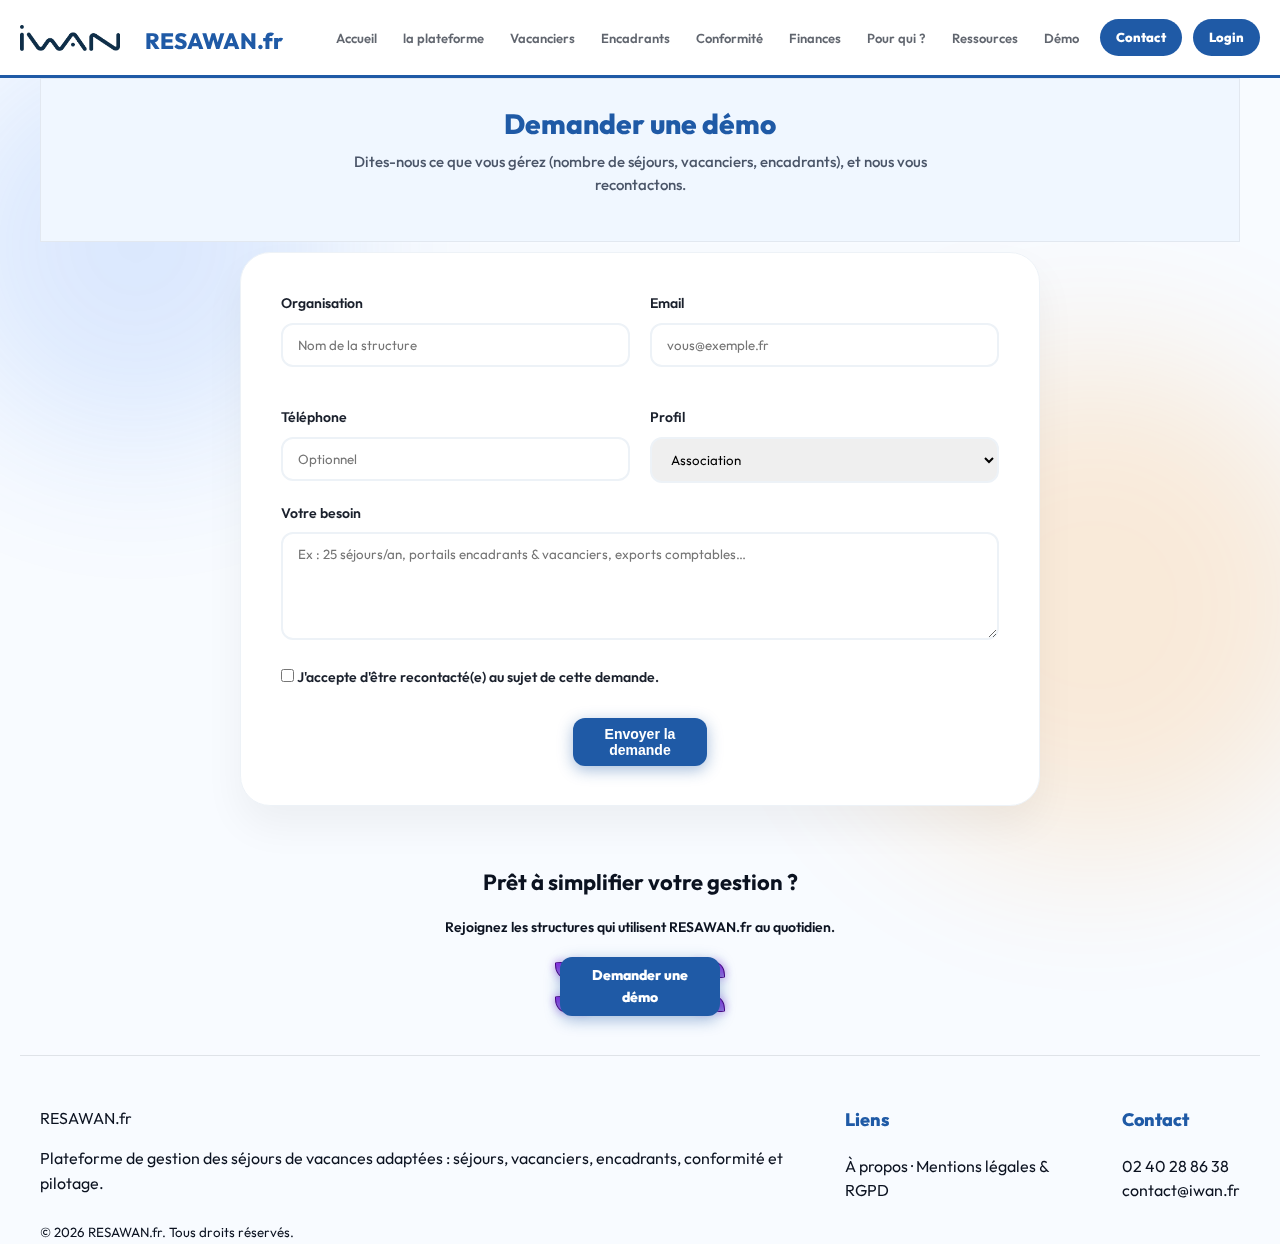
<file: demo.html>
<!doctype html>
<html lang="fr">
<head>
<title>Démo – RESAWAN.fr</title>
<meta name="description" content="Demander une démonstration de la plateforme.">

<meta charset="utf-8" />
<meta name="viewport" content="width=device-width, initial-scale=1" />
<link rel="preconnect" href="https://fonts.googleapis.com">
<link rel="preconnect" href="https://fonts.gstatic.com" crossorigin>
<link href="https://fonts.googleapis.com/css2?family=Outfit:wght@400;600;800&display=swap" rel="stylesheet">
<link rel="stylesheet" href="assets/css/style.css" />
<script defer src="assets/js/main.js"></script>

<style>
  /* Style spécifique pour un formulaire plus élégant */
  .form-card {
    background: white;
    padding: 40px;
    border-radius: 30px;
    box-shadow: 0 20px 40px rgba(0,0,0,0.05);
    margin-top: -20px;
    position: relative;
    z-index: 10;
    max-width: 800px;
    margin-left: auto;
    margin-right: auto;
    border: 1px solid #edf2f7;
  }
  .form label { display: block; margin-bottom: 20px; font-weight: 600; color: #1a202c; font-size: 14px; }
  .form input, .form select, .form textarea {
    width: 100%;
    padding: 12px 15px;
    border: 2px solid #edf2f7;
    border-radius: 12px;
    margin-top: 8px;
    font-family: inherit;
    transition: border-color 0.3s;
  }
  .form input:focus, .form textarea:focus { border-color: #ff007f; outline: none; background: #fffafc; }
  .grid-2 { display: grid; grid-template-columns: 1fr 1fr; gap: 20px; }
  .checkbox { display: flex; align-items: center; gap: 10px; font-weight: 500; cursor: pointer; }
  .checkbox input { width: auto; margin: 0; }
  
  /* Messages de succès et d'erreur */
  .alert {
    padding: 15px 20px;
    border-radius: 12px;
    margin-bottom: 20px;
    font-weight: 500;
    text-align: center;
  }
  .alert-success {
    background: #d4edda;
    color: #155724;
    border: 2px solid #c3e6cb;
  }
  .alert-error {
    background: #f8d7da;
    color: #721c24;
    border: 2px solid #f5c6cb;
  }
</style>

</head>
<body>

<div class="bubble-decor b1"></div>
<div class="bubble-decor b2"></div>

<header class="site-header">
  <div class="container header-row" style="padding-left: 0 !important;">
    <a class="logo" href="index.html" aria-label="Accueil RESAWAN.fr" style="display: flex; align-items: center; gap: 25px; text-decoration: none;">
      <img src="images/Logo_Iwan_Bleu_Foncé.png" alt="" style="height: 26px; width: auto; display: block;">
      <span class="logo-text" style="line-height: 1; margin-top:7px;">RESAWAN.fr</span>
    </a>

<nav class="site-nav" aria-label="Navigation principale">
  <ul>
    <li><a href='index.html' aria-current='page' class='active'>Accueil</a></li>
    <li><a href='plateforme.html'>la plateforme</a></li>
    <li><a href='vacanciers.html'>Vacanciers</a></li>
    <li><a href='encadrants.html'>Encadrants</a></li>
    <li><a href='conformite.html'>Conformité</a></li>
    <li><a href='finances.html'>Finances</a></li>
    <li><a href='pour-qui.html'>Pour qui ?</a></li>
    <li><a href='ressources.html'>Ressources</a></li>
    <li><a href='demo.html'>Démo</a></li>
    <li><a href='contact.html' class="btn-login">Contact</a></li>
    <li><a href="https://s4.iwancloud.fr/ERP" class="btn-login">Login</a></li>
  </ul>
</nav>
  </div>
</header>

<main id="main">
<section class='section' style="padding-bottom: 30px;">
  <div class='container'>
    <div class="callout" style="display: flex; flex-direction: column; align-items: center; text-align: center; padding: 30px 20px;">
      <h1 style="margin: 0; color: white; font-size: 28px;">Demander une démo</h1>
      <p class='lead' style="color: rgba(255,255,255,0.9); margin-top: 10px; font-size: 15px; font-weight: 500; max-width: 600px;">
        Dites-nous ce que vous gérez (nombre de séjours, vacanciers, encadrants), et nous vous recontactons.
      </p>
    </div>
  </div>
</section>

  <section class="section" style="padding-top: 0;">
    <div class="container">
      <div class='form-card'>
        
        <!-- Message de succès -->
        <div id="successMessage" class="alert alert-success" style="display: none;">
          ✓ Votre demande a été envoyée avec succès ! Nous vous recontacterons rapidement.
        </div>
        
        <!-- Message d'erreur -->
        <div id="errorMessage" class="alert alert-error" style="display: none;"></div>
        
        <form class='form' action='send_mail.php' method='POST' id='demoForm'>
          <div class='grid-2'>
            <label>Organisation<input required name='org' placeholder='Nom de la structure'></label>
            <label>Email<input required type='email' name='email' placeholder='vous@exemple.fr'></label>
            <label>Téléphone<input name='phone' placeholder='Optionnel'></label>
            <label>Profil
              <select name='profil'>
                <option>Association</option>
                <option>CCAS / Collectivité</option>
                <option>Organisme gestionnaire</option>
                <option>Autre</option>
              </select>
            </label>
          </div>
          <label>Votre besoin
            <textarea name='need' rows='5' placeholder='Ex : 25 séjours/an, portails encadrants & vacanciers, exports comptables…'></textarea>
          </label>
          <div class='row' style="margin-bottom: 30px;">
            <label class='checkbox'>
              <input type='checkbox' name='consent' required> J'accepte d'être recontacté(e) au sujet de cette demande.
            </label>
          </div>
          <div style="text-align: center;">
            <button class="btn" type="submit" style="border: none; background: none; cursor: pointer;">
              <div class="wrapper">
                <div class="text-btn">Envoyer la demande</div>
              </div>
            </button>
          </div>
        </form>
      </div>
    </div>
  </section>

<section class="section" style="text-align: center; padding: 40px 0;">
  <div class="container">
    <h2 style="font-size: 22px;">Prêt à simplifier votre gestion ?</h2>
    <p style="margin-bottom: 20px; font-size: 14px; font-weight: 600;">Rejoignez les structures qui utilisent RESAWAN.fr au quotidien.</p>
    
    <a class="btn" href="demo.html">
      <div class="wrapper">
        <div class="flower flower1"><div class="petal"></div><div class="petal"></div></div>
        <div class="flower flower2"><div class="petal"></div><div class="petal"></div></div>
        <div class="flower flower3"><div class="petal"></div><div class="petal"></div></div>
        <div class="flower flower6"><div class="petal"></div><div class="petal"></div></div>
        <div class="text-btn">Demander une démo</div>
      </div>
    </a>
  </div>
</section>
</main>

<footer class="site-footer">
  <div class="container footer-grid">
    <div>
      <div class="brand">RESAWAN.fr</div>
      <p class="muted">Plateforme de gestion des séjours de vacances adaptées : séjours, vacanciers, encadrants, conformité et pilotage.</p>
    </div>
    <div>
      <h4>Liens</h4>
      <p><a href='a-propos.html'>À propos</a> · <a href='legal.html'>Mentions légales & RGPD</a></p>
    </div>
    <div>
      <h4>Contact</h4>
      <p class="muted">
        02 40 28 86 38<br>
        contact@iwan.fr
      </p>
    </div>
  </div>
  <div class="container footer-bottom">
    <small class="muted">© 2026 RESAWAN.fr. Tous droits réservés.</small>
  </div>
</footer>

<script>
// Afficher les messages de succès ou d'erreur depuis l'URL
globalThis.addEventListener('DOMContentLoaded', function() {
  const urlParams = new URLSearchParams(globalThis.location.search);
  
  if (urlParams.has('success')) {
    document.getElementById('successMessage').style.display = 'block';
    document.getElementById('demoForm').reset();
    // Masquer le message après 5 secondes
    setTimeout(function() {
      document.getElementById('successMessage').style.display = 'none';
    }, 5000);
  }
  
  if (urlParams.has('error')) {
    const errorMsg = urlParams.get('error');
    const errorDiv = document.getElementById('errorMessage');
    errorDiv.textContent = '✗ ' + errorMsg;
    errorDiv.style.display = 'block';
    // Masquer le message après 8 secondes
    setTimeout(function() {
      errorDiv.style.display = 'none';
    }, 8000);
  }
});
</script>

</body>
</html>
</file>
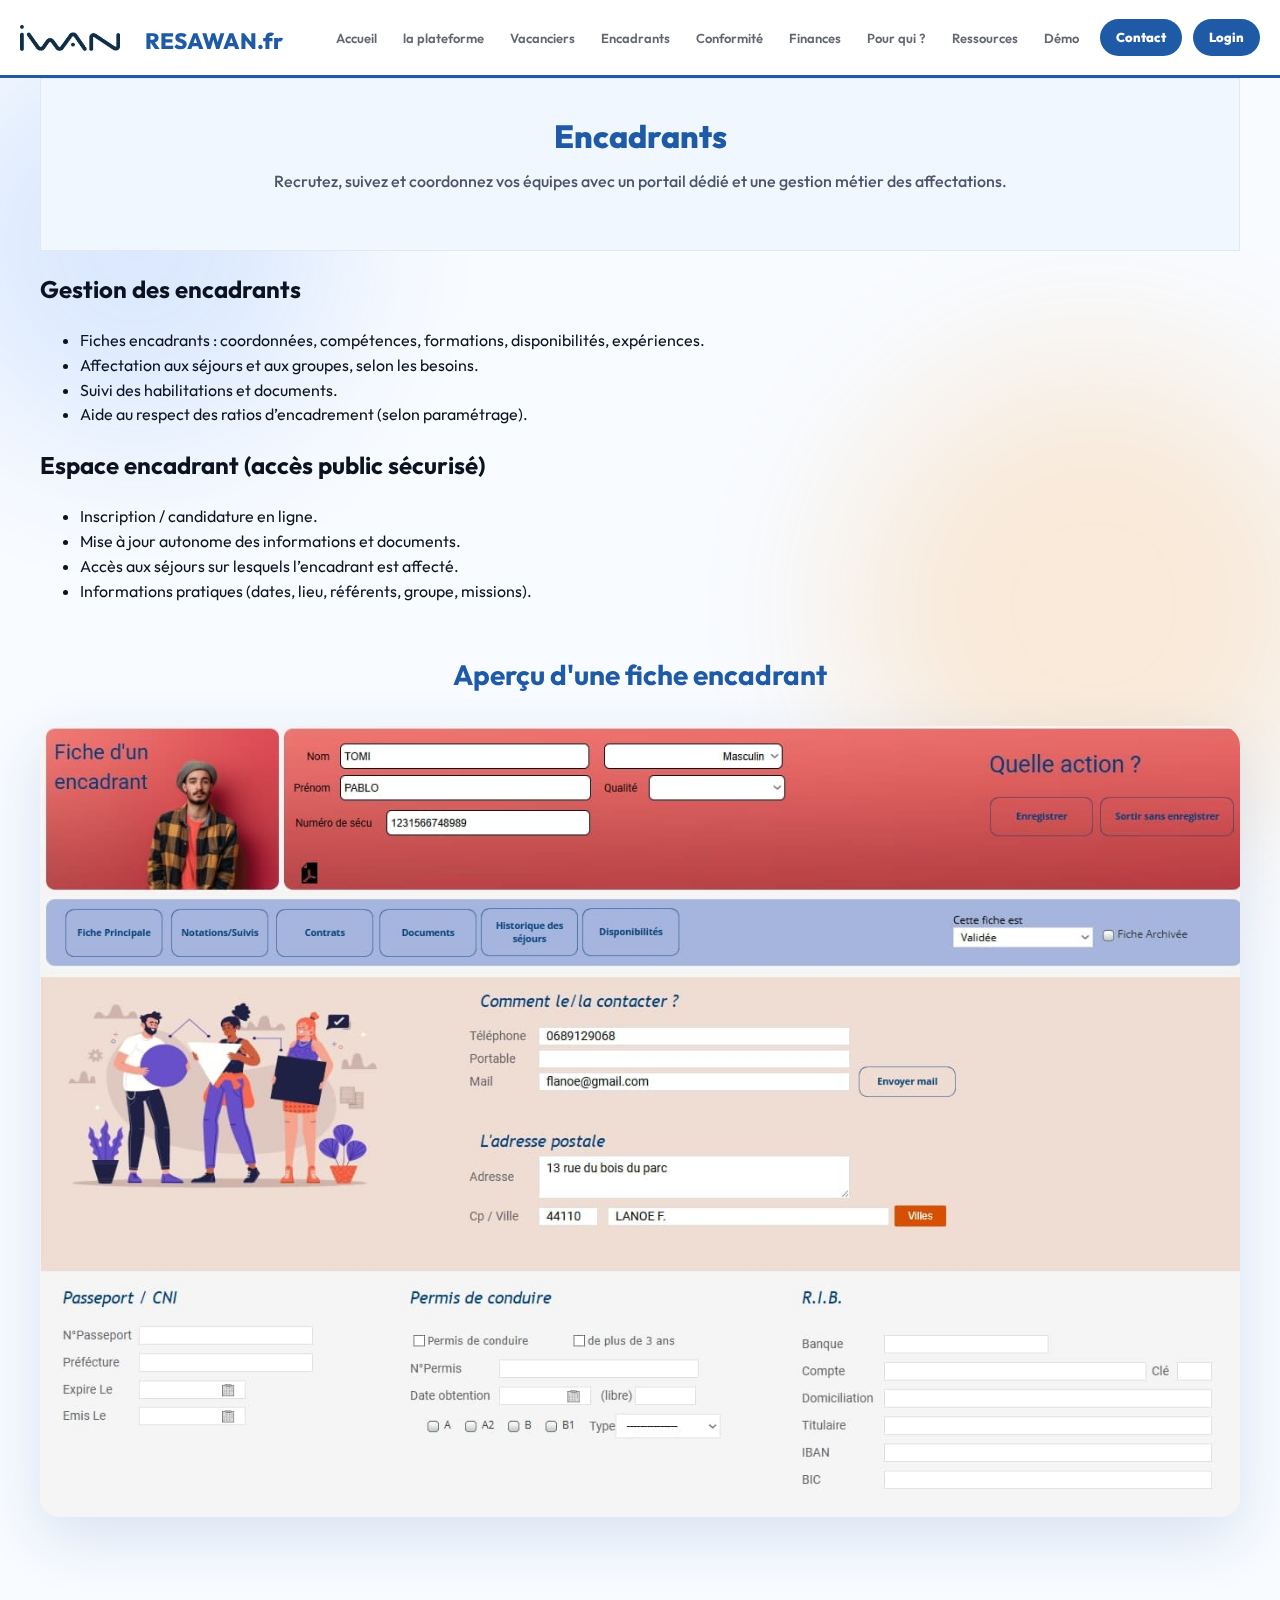
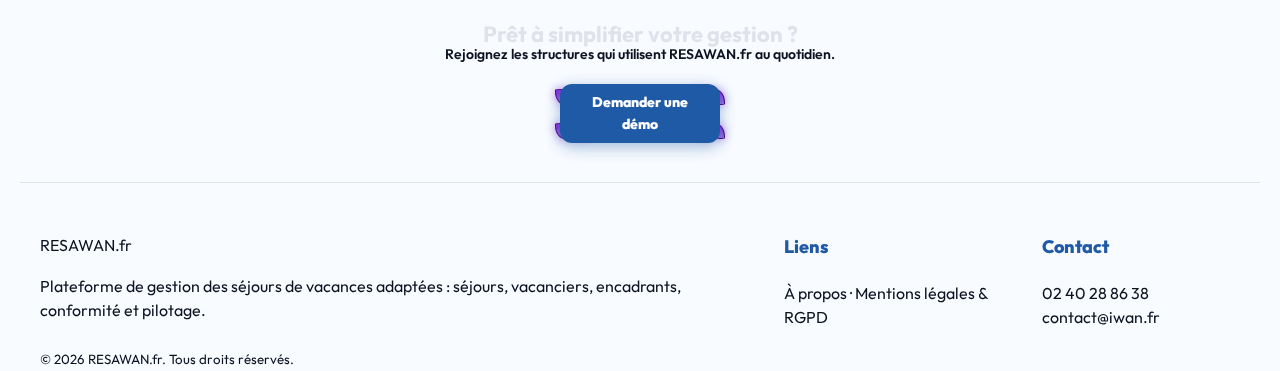
<file: encadrants.html>
<!doctype html>
<html lang="fr">
<head>
<title>Encadrants – RESAWAN.fr</title>
<meta name="description" content="Espace encadrant : candidature, documents, affectations, suivi des missions.">

<meta charset="utf-8" />
<meta name="viewport" content="width=device-width, initial-scale=1" />
<link rel="preconnect" href="https://fonts.googleapis.com">
<link rel="preconnect" href="https://fonts.gstatic.com" crossorigin>
<link href="https://fonts.googleapis.com/css2?family=Outfit:wght@400;600;800&display=swap" rel="stylesheet">
<link rel="stylesheet" href="assets/css/style.css" />
<script defer src="assets/js/main.js"></script>

</head>
<body>

<div class="bubble-decor b1"></div>
<div class="bubble-decor b2"></div>

<header class="site-header">
  <div class="container header-row" style="padding-left: 0 !important;">
    <a class="logo" href="index.html" aria-label="Accueil RESAWAN.fr" style="display: flex; align-items: center; gap: 25px; text-decoration: none;">
      <img src="images/Logo_Iwan_Bleu_Foncé.png" alt="" style="height: 26px; width: auto; display: block;">
      <span class="logo-text" style="line-height: 1; margin-top:7px;">RESAWAN.fr</span>
    </a>

<nav class="site-nav" aria-label="Navigation principale">
  <ul>
    <li><a href='index.html' aria-current='page' class='active'>Accueil</a></li>
    <li><a href='plateforme.html'>la plateforme</a></li>
    <li><a href='vacanciers.html'>Vacanciers</a></li>
    <li><a href='encadrants.html'>Encadrants</a></li>
    <li><a href='conformite.html'>Conformité</a></li>
    <li><a href='finances.html'>Finances</a></li>
    <li><a href='pour-qui.html'>Pour qui ?</a></li>
    <li><a href='ressources.html'>Ressources</a></li>
    <li><a href='demo.html'>Démo</a></li>
    <li><a href='contact.html' class="btn-login">Contact</a></li>
    <li><a href="https://s4.iwancloud.fr/ERP" class="btn-login">Login</a></li>
  </ul>
</nav>
  </div>
</header>

<main id="main">
<section class='section'>
  <div class='container'>
    <div class="callout" style="flex-direction: column; align-items: center; text-align: center; padding: 40px 30px;">
      <h1 style="margin: 0; color: white; font-size: 32px;">Encadrants</h1>
      <p class='lead' style="color: rgba(255,255,255,0.9); margin-top: 15px; font-size: 16px; font-weight: 500;">
        Recrutez, suivez et coordonnez vos équipes avec un portail dédié et une gestion métier des affectations.
      </p>
    </div>
  </div>
</section>

  <section class="section">
    <div class="container">
      <h2>Gestion des encadrants</h2>
      <div class="prose">
        <ul class='bullets'>
          <li>Fiches encadrants : coordonnées, compétences, formations, disponibilités, expériences.</li>
          <li>Affectation aux séjours et aux groupes, selon les besoins.</li>
          <li>Suivi des habilitations et documents.</li>
          <li>Aide au respect des ratios d’encadrement (selon paramétrage).</li>
        </ul>
      </div>
    </div>
  </section>
    
  <section class="section">
    <div class="container">
      <h2>Espace encadrant (accès public sécurisé)</h2>
      <div class="prose">
        <ul class='bullets'>
          <li>Inscription / candidature en ligne.</li>
          <li>Mise à jour autonome des informations et documents.</li>
          <li>Accès aux séjours sur lesquels l’encadrant est affecté.</li>
          <li>Informations pratiques (dates, lieu, référents, groupe, missions).</li>
        </ul>
      </div>
    </div>
  </section>
  
<section class="section" style="text-align: center; padding: 10px 0;">
  <div class="container">
    <h2 style="margin-bottom: 30px; font-size: 28px; color: var(--primary);">Aperçu d'une fiche encadrant</h2>
    
    <a href="#zoom-encadrant" style="text-decoration: none; display: block;" aria-label="Agrandir l'aperçu de la fiche encadrant">
      <img src="images/fiche_encadrant.jpg" 
           alt="Aperçu de la plateforme RESAWAN - Fiche encadrant" 
           style="max-width: 100%; height: auto; border-radius: 20px; box-shadow: 0 20px 60px rgba(31, 90, 166, 0.15);">
      <div class="view-hint">🔍 Cliquez pour agrandir l'aperçu</div>
    </a>

    <div id="zoom-encadrant" class="lightbox">
      <a href="#_" class="lightbox-close" aria-label="Fermer l'aperçu de la fiche"></a>
      <div class="lightbox-content">
        <img src="images/fiche_encadrant.jpg" alt="Aperçu plein écran de la fiche encadrant">
        <a href="#_" class="close-btn">Fermer l'image ×</a>
      </div>
    </div>
  </div>
</section>

<section class="section" style="text-align: center; padding: 40px 0;">
  <div class="container">
    <h2 style="font-size: 22px;">Prêt à simplifier votre gestion ?</h2>
    <p style="margin-bottom: 20px; font-size: 14px; font-weight: 600;">Rejoignez les structures qui utilisent RESAWAN.fr au quotidien.</p>
    
    <a class="btn" href="demo.html">
      <div class="wrapper">
        <div class="flower flower1"><div class="petal"></div><div class="petal"></div></div>
        <div class="flower flower2"><div class="petal"></div><div class="petal"></div></div>
        <div class="flower flower3"><div class="petal"></div><div class="petal"></div></div>
        <div class="flower flower6"><div class="petal"></div><div class="petal"></div></div>
        <div class="text-btn">Demander une démo</div>
      </div>
    </a>
  </div>
</section>
</main>

<footer class="site-footer">
  <div class="container footer-grid">
    <div>
      <div class="brand">RESAWAN.fr</div>
      <p class="muted">Plateforme de gestion des séjours de vacances adaptées : séjours, vacanciers, encadrants, conformité et pilotage.</p>
    </div>
    <div>
      <h4>Liens</h4>
      <p><a href='a-propos.html'>À propos</a> · <a href='legal.html'>Mentions légales & RGPD</a></p>
    </div>
    <div>
      <h4>Contact</h4>
      <p class="muted">
        02 40 28 86 38
        contact@iwan.fr
      </p>
    </div>
  </div>
  <div class="container footer-bottom">
    <small class="muted">© 2026 RESAWAN.fr. Tous droits réservés.</small>
  </div>
</footer>

</body>
</html>
</file>
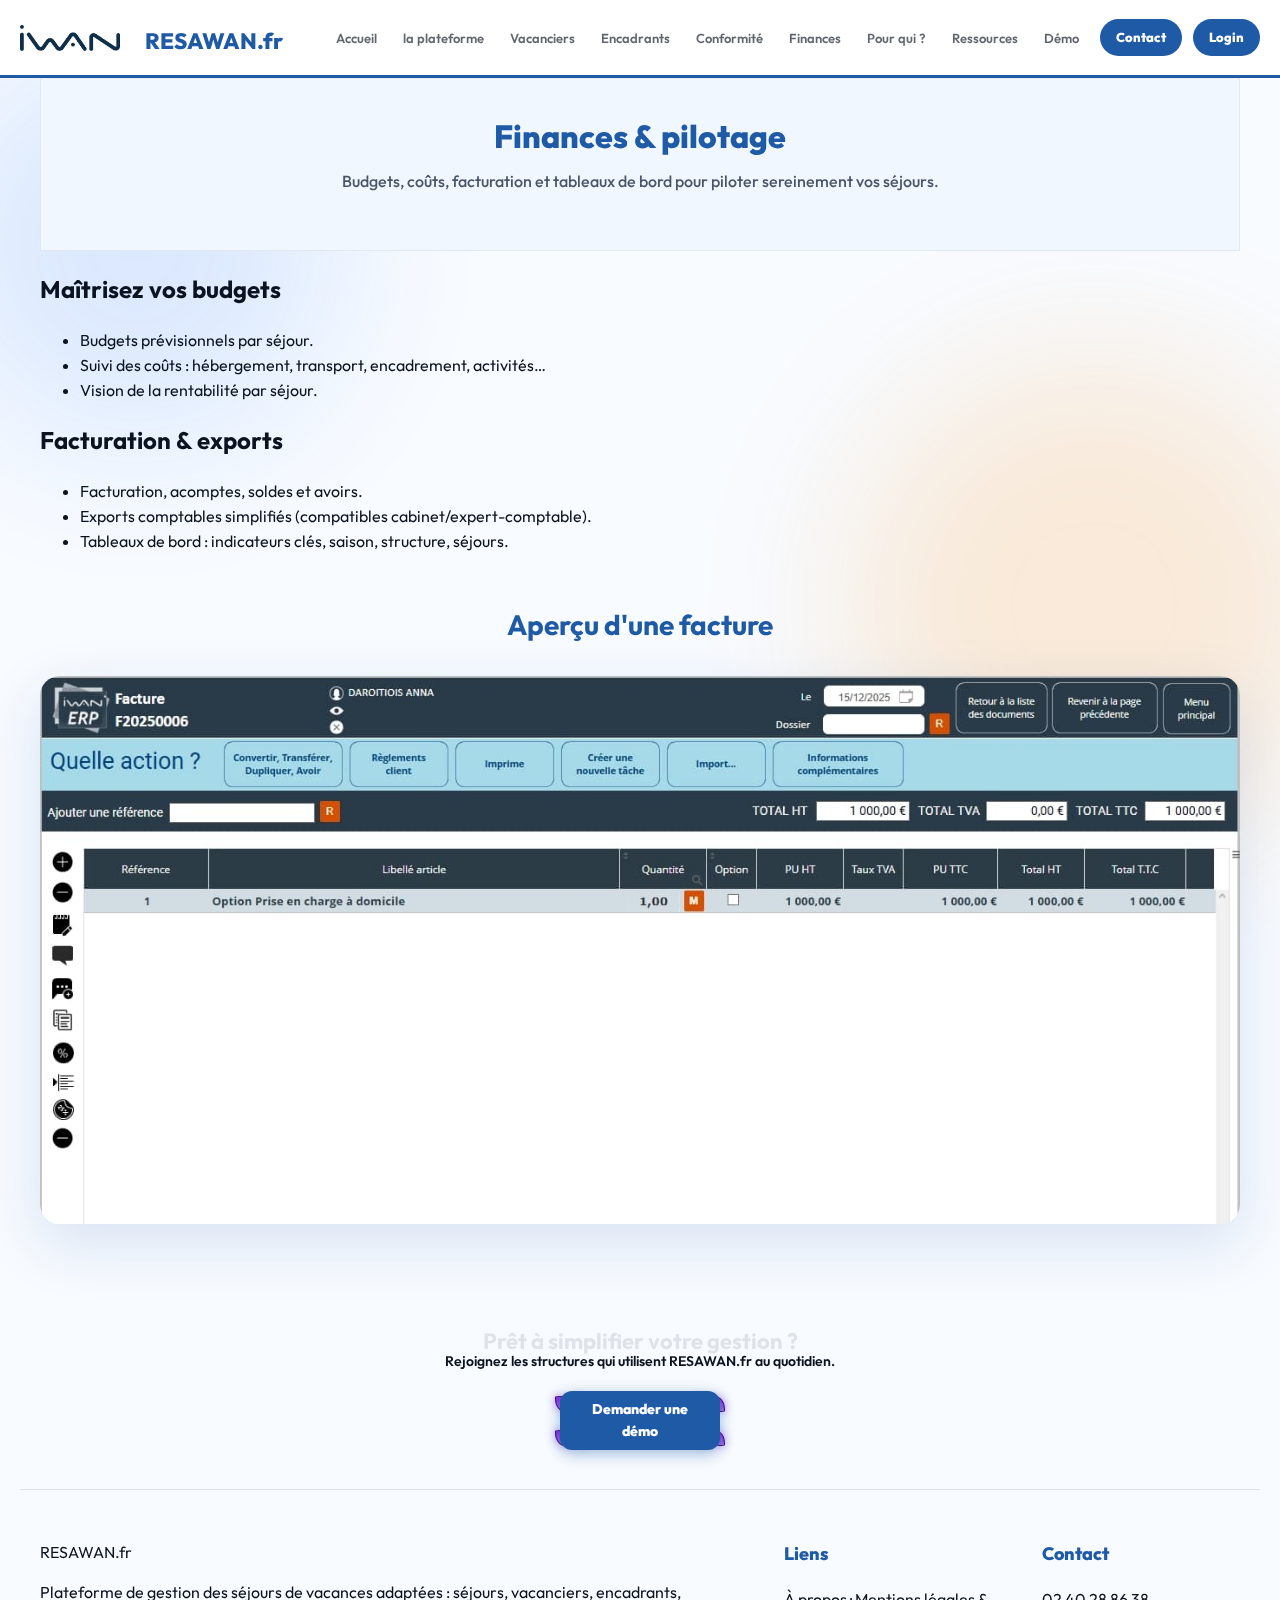
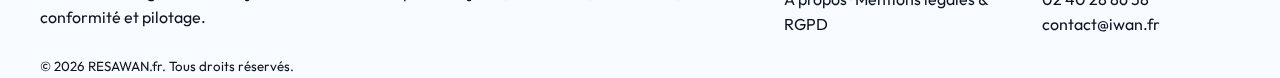
<file: finances.html>
<!doctype html>
<html lang="fr">
<head>
<title>Finances – RESAWAN.fr</title>
<meta name="description" content="Budgets, facturation, exports comptables et pilotage.">

<meta charset="utf-8" />
<meta name="viewport" content="width=device-width, initial-scale=1" />
<link rel="preconnect" href="https://fonts.googleapis.com">
<link rel="preconnect" href="https://fonts.gstatic.com" crossorigin>
<link href="https://fonts.googleapis.com/css2?family=Outfit:wght@400;600;800&display=swap" rel="stylesheet">
<link rel="stylesheet" href="assets/css/style.css" />
<script defer src="assets/js/main.js"></script>

</head>
<body>

<div class="bubble-decor b1"></div>
<div class="bubble-decor b2"></div>

<header class="site-header">
  <div class="container header-row" style="padding-left: 0 !important;">
    <a class="logo" href="index.html" aria-label="Accueil RESAWAN.fr" style="display: flex; align-items: center; gap: 25px; text-decoration: none;">
      <img src="images/Logo_Iwan_Bleu_Foncé.png" alt="" style="height: 26px; width: auto; display: block;">
      <span class="logo-text" style="line-height: 1; margin-top:7px;">RESAWAN.fr</span>
    </a>

<nav class="site-nav" aria-label="Navigation principale">
  <ul>
    <li><a href='index.html' aria-current='page' class='active'>Accueil</a></li>
    <li><a href='plateforme.html'>la plateforme</a></li>
    <li><a href='vacanciers.html'>Vacanciers</a></li>
    <li><a href='encadrants.html'>Encadrants</a></li>
    <li><a href='conformite.html'>Conformité</a></li>
    <li><a href='finances.html'>Finances</a></li>
    <li><a href='pour-qui.html'>Pour qui ?</a></li>
    <li><a href='ressources.html'>Ressources</a></li>
    <li><a href='demo.html'>Démo</a></li>
    <li><a href='contact.html' class="btn-login">Contact</a></li>
    <li><a href="https://s4.iwancloud.fr/ERP" class="btn-login">Login</a></li>
  </ul>
</nav>
  </div>
</header>

<main id="main">
  <section class='section'>
    <div class='container'>
      <div class="callout" style="flex-direction: column; align-items: center; text-align: center; padding: 40px 30px;">
        <h1 style="margin: 0; color: white; font-size: 32px;">Finances & pilotage</h1>
        <p class='lead' style="color: rgba(255,255,255,0.9); margin-top: 15px; font-size: 16px; font-weight: 500;">
          Budgets, coûts, facturation et tableaux de bord pour piloter sereinement vos séjours.
        </p>
      </div>
    </div>
  </section>

  <section class="section">
    <div class="container">
      <h2>Maîtrisez vos budgets</h2>
      <div class="prose">
        <ul class='bullets'>
          <li>Budgets prévisionnels par séjour.</li>
          <li>Suivi des coûts : hébergement, transport, encadrement, activités…</li>
          <li>Vision de la rentabilité par séjour.</li>
        </ul>
      </div>
    </div>
  </section>
    
  <section class="section">
    <div class="container">
      <h2>Facturation & exports</h2>
      <div class="prose">
        <ul class='bullets'>
          <li>Facturation, acomptes, soldes et avoirs.</li>
          <li>Exports comptables simplifiés (compatibles cabinet/expert-comptable).</li>
          <li>Tableaux de bord : indicateurs clés, saison, structure, séjours.</li>
        </ul>
      </div>
    </div>
  </section>

<section class="section" style="text-align: center; padding: 10px 0;">
  <div class="container">
    <h2 style="margin-bottom: 30px; font-size: 28px; color: var(--primary);">Aperçu d'une facture</h2>
    
    <a href="#zoom-facture" style="text-decoration: none; display: block;" aria-label="Agrandir l'aperçu de la facture">
      <img src="images/exemple_facture.jpg" 
           alt="Aperçu de la plateforme RESAWAN - Facture" 
           style="max-width: 100%; height: auto; border-radius: 20px; box-shadow: 0 20px 60px rgba(31, 90, 166, 0.15);">
      <div class="view-hint">🔍 Cliquez pour agrandir l'aperçu</div>
    </a>

    <div id="zoom-facture" class="lightbox">
      <a href="#_" class="lightbox-close" aria-label="Fermer l'aperçu de la facture"></a>
      <div class="lightbox-content">
        <img src="images/exemple_facture.jpg" alt="Aperçu plein écran de la facture">
        <a href="#_" class="close-btn">Fermer l'image ×</a>
      </div>
    </div>
  </div>
</section>

<section class="section" style="text-align: center; padding: 40px 0;">
  <div class="container">
    <h2 style="font-size: 22px;">Prêt à simplifier votre gestion ?</h2>
    <p style="margin-bottom: 20px; font-size: 14px; font-weight: 600;">Rejoignez les structures qui utilisent RESAWAN.fr au quotidien.</p>
    
    <a class="btn" href="demo.html">
      <div class="wrapper">
        <div class="flower flower1"><div class="petal"></div><div class="petal"></div></div>
        <div class="flower flower2"><div class="petal"></div><div class="petal"></div></div>
        <div class="flower flower3"><div class="petal"></div><div class="petal"></div></div>
        <div class="flower flower6"><div class="petal"></div><div class="petal"></div></div>
        <div class="text-btn">Demander une démo</div>
      </div>
    </a>
  </div>
</section>
</main>

<footer class="site-footer">
  <div class="container footer-grid">
    <div>
      <div class="brand">RESAWAN.fr</div>
      <p class="muted">Plateforme de gestion des séjours de vacances adaptées : séjours, vacanciers, encadrants, conformité et pilotage.</p>
    </div>
    <div>
      <h4>Liens</h4>
      <p><a href='a-propos.html'>À propos</a> · <a href='legal.html'>Mentions légales & RGPD</a></p>
    </div>
    <div>
      <h4>Contact</h4>
      <p class="muted">
        02 40 28 86 38
        contact@iwan.fr
      </p>
    </div>
  </div>
  <div class="container footer-bottom">
    <small class="muted">© 2026 RESAWAN.fr. Tous droits réservés.</small>
  </div>
</footer>

</body>
</html>
</file>
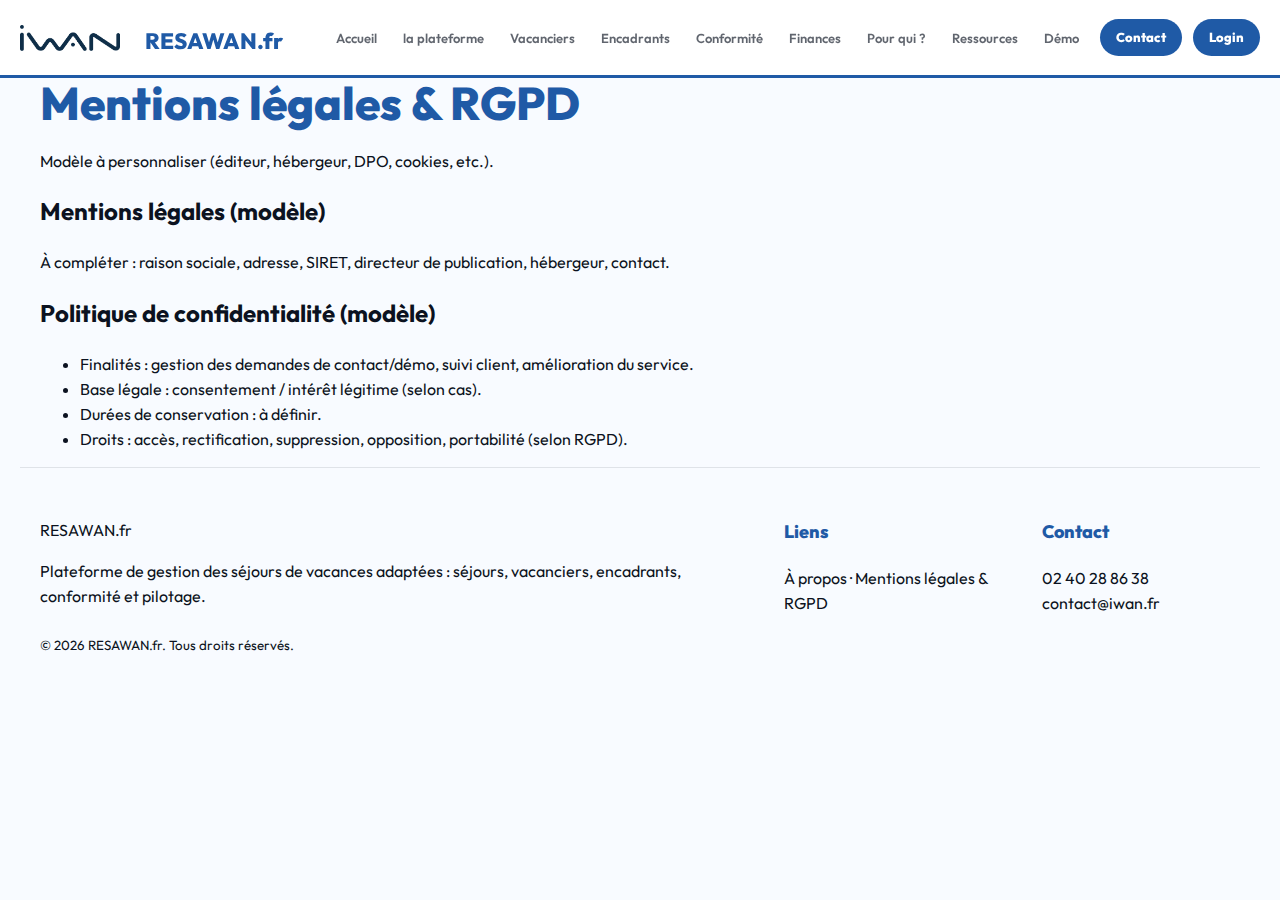
<file: legal.html>
<!doctype html>
<html lang="fr">
<head>
<title>Mentions légales – RESAWAN.fr</title>
<meta name="description" content="Mentions légales et politique de confidentialité.">

<meta charset="utf-8" />
<meta name="viewport" content="width=device-width, initial-scale=1" />
<link rel="preconnect" href="https://fonts.googleapis.com">
<link rel="preconnect" href="https://fonts.gstatic.com" crossorigin>
<link href="https://fonts.googleapis.com/css2?family=Outfit:wght@400;600;800&display=swap" rel="stylesheet">
<link rel="stylesheet" href="assets/css/style.css" />
<script defer src="assets/js/main.js"></script>

</head>
<body>

<header class="site-header">
  <div class="container header-row" style="padding-left: 0 !important;">
    <a class="logo" href="index.html" aria-label="Accueil RESAWAN.fr" style="display: flex; align-items: center; gap: 25px; text-decoration: none;">
      <img src="images/Logo_Iwan_Bleu_Foncé.png" alt="" style="height: 26px; width: auto; display: block;">
      <span class="logo-text" style="line-height: 1; margin-top:7px;">RESAWAN.fr</span>
    </a>

<nav class="site-nav" aria-label="Navigation principale">
  <ul>
    <li><a href='index.html' aria-current='page' class='active'>Accueil</a></li>
    <li><a href='plateforme.html'>la plateforme</a></li>
    <li><a href='vacanciers.html'>Vacanciers</a></li>
    <li><a href='encadrants.html'>Encadrants</a></li>
    <li><a href='conformite.html'>Conformité</a></li>
    <li><a href='finances.html'>Finances</a></li>
    <li><a href='pour-qui.html'>Pour qui ?</a></li>
    <li><a href='ressources.html'>Ressources</a></li>
    <li><a href='demo.html'>Démo</a></li>
    <li><a href='contact.html' class="btn-login">Contact</a></li>
    <li><a href="https://s4.iwancloud.fr/ERP" class="btn-login">Login</a></li>
  </ul>
</nav>
  </div>
</header>



<main id="main">
<section class='section'><div class='container'><h1>Mentions légales & RGPD</h1><p class='lead'>Modèle à personnaliser (éditeur, hébergeur, DPO, cookies, etc.).</p></div></section>
    <section class="section">
      <div class="container">
        <h2>Mentions légales (modèle)</h2>
        <div class="prose">
          <p class='muted'>À compléter : raison sociale, adresse, SIRET, directeur de publication, hébergeur, contact.</p>
        </div>
        
      </div>
    </section>
    
    <section class="section">
      <div class="container">
        <h2>Politique de confidentialité (modèle)</h2>
        <div class="prose">
          <ul class='bullets'><li>Finalités : gestion des demandes de contact/démo, suivi client, amélioration du service.</li><li>Base légale : consentement / intérêt légitime (selon cas).</li><li>Durées de conservation : à définir.</li><li>Droits : accès, rectification, suppression, opposition, portabilité (selon RGPD).</li></ul>
        </div>
        
      </div>
    </section>
    
</main>

<footer class="site-footer">
  <div class="container footer-grid">
    <div>
      <div class="brand">RESAWAN.fr</div>
      <p class="muted">Plateforme de gestion des séjours de vacances adaptées : séjours, vacanciers, encadrants, conformité et pilotage.</p>
    </div>
    <div>
      <h4>Liens</h4>
      <p><a href='a-propos.html'>À propos</a> · <a href='legal.html'>Mentions légales & RGPD</a></p>
    </div>
    <div>
      <h4>Contact</h4>
      <p class="muted">
        02 40 28 86 38
        contact@iwan.fr
      </p>
    </div>
  </div>
  <div class="container footer-bottom">
    <small class="muted">© 2026 RESAWAN.fr. Tous droits réservés.</small>
  </div>
</footer>
    

</body>
</html>
</file>
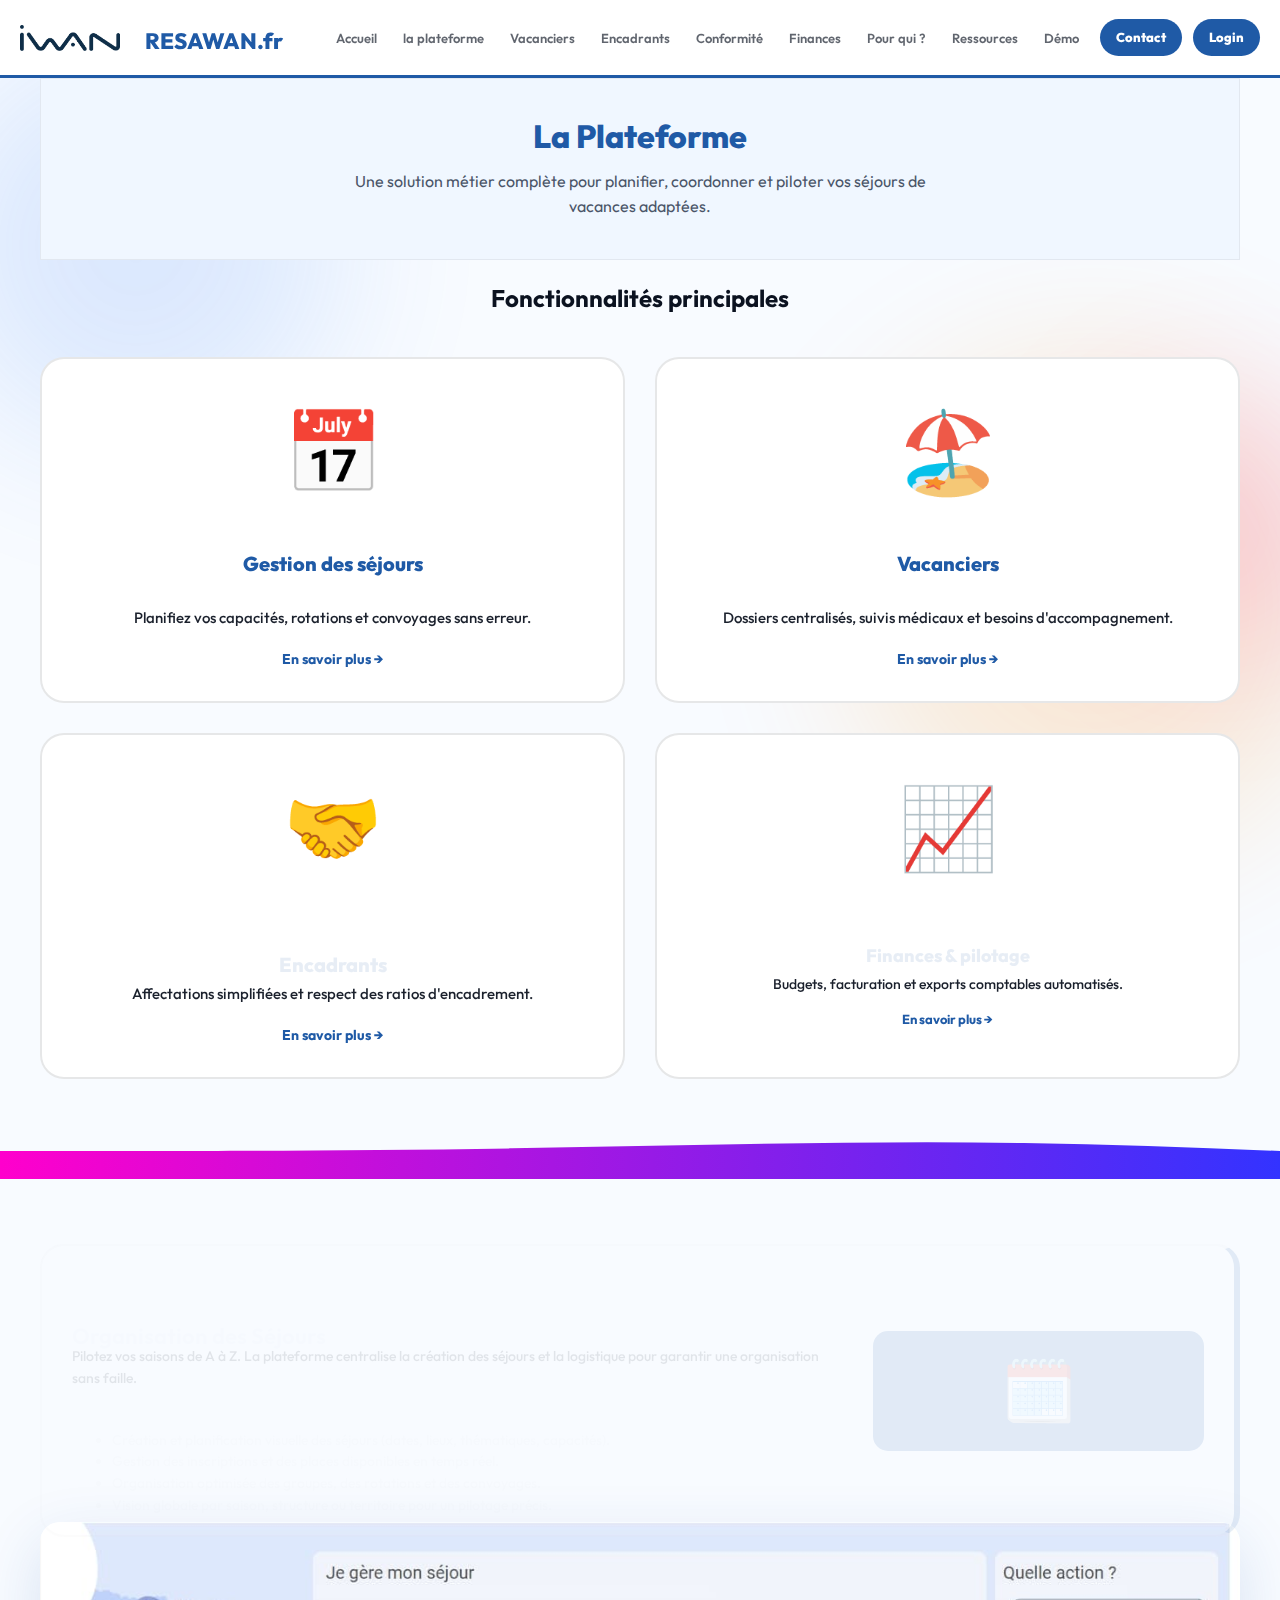
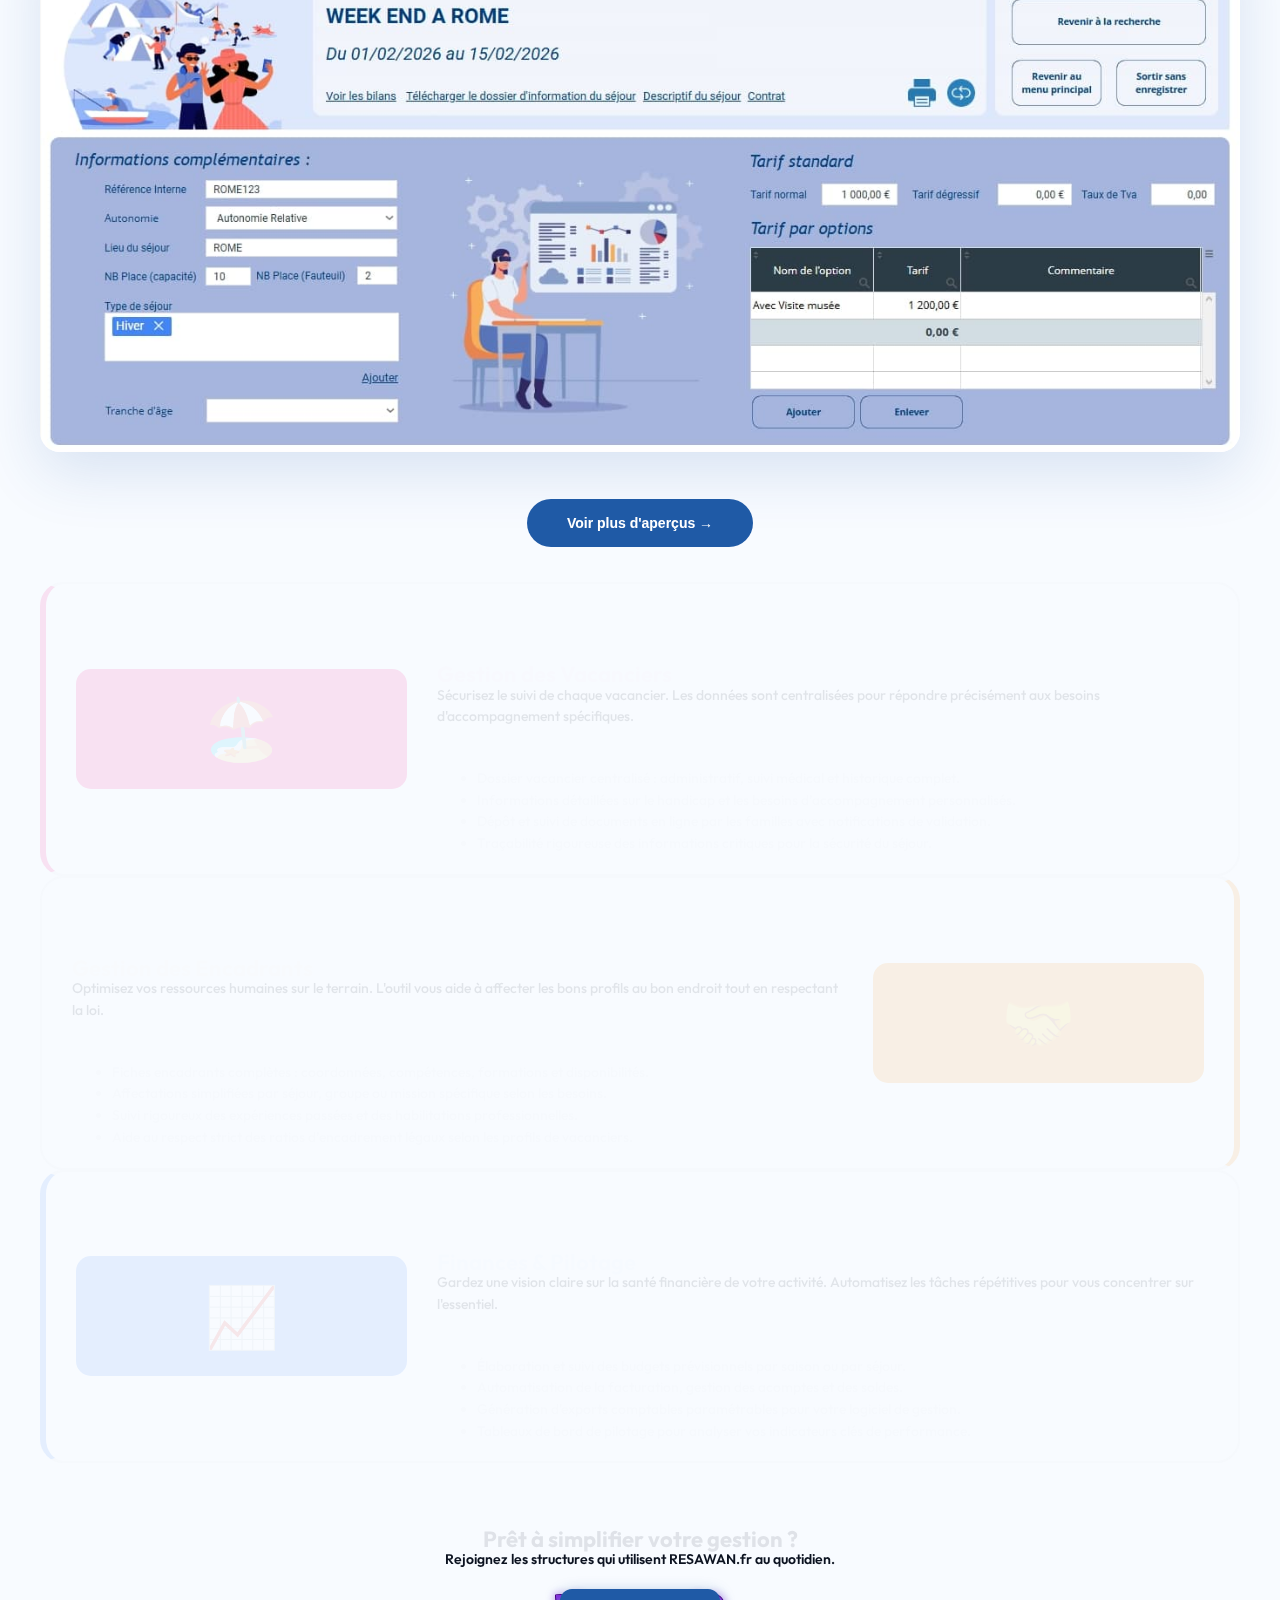
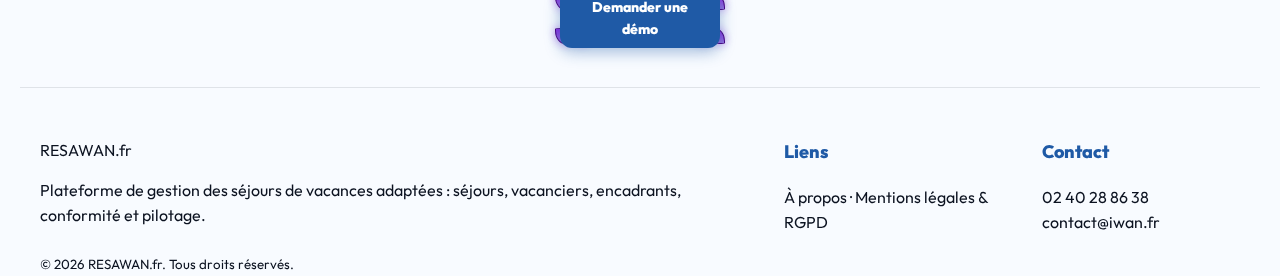
<file: plateforme.html>
<!doctype html>
<html lang="fr">
<head>
<title>La Plateformel – RESAWAN.fr</title>
<meta charset="utf-8" />
<meta name="viewport" content="width=device-width, initial-scale=1" />
<link rel="preconnect" href="https://fonts.googleapis.com">
<link rel="preconnect" href="https://fonts.gstatic.com" crossorigin>
<link href="https://fonts.googleapis.com/css2?family=Outfit:wght@400;600;800&display=swap" rel="stylesheet">
<link rel="stylesheet" href="assets/css/style.css" />
<script defer src="assets/js/main.js"></script>
</head>
<body>

<div class="bubble-decor b1"></div>
<div class="bubble-decor b2"></div>
<div class="bubble-decor b3"></div>

<header class="site-header">
  <div class="container header-row" style="padding-left: 0 !important;">
    <a class="logo" href="index.html" aria-label="Accueil RESAWAN.fr" style="display: flex; align-items: center; gap: 25px; text-decoration: none;">
      <img src="images/Logo_Iwan_Bleu_Foncé.png" alt="" style="height: 26px; width: auto; display: block;">
      <span class="logo-text" style="line-height: 1; margin-top:7px;">RESAWAN.fr</span>
    </a>

<nav class="site-nav" aria-label="Navigation principale">
  <ul>
    <li><a href='index.html' aria-current='page' class='active'>Accueil</a></li>
    <li><a href='plateforme.html'>la plateforme</a></li>
    <li><a href='vacanciers.html'>Vacanciers</a></li>
    <li><a href='encadrants.html'>Encadrants</a></li>
    <li><a href='conformite.html'>Conformité</a></li>
    <li><a href='finances.html'>Finances</a></li>
    <li><a href='pour-qui.html'>Pour qui ?</a></li>
    <li><a href='ressources.html'>Ressources</a></li>
    <li><a href='demo.html'>Démo</a></li>
    <li><a href='contact.html' class="btn-login">Contact</a></li>
    <li><a href="https://s4.iwancloud.fr/ERP" class="btn-login">Login</a></li>
  </ul>
</nav>
  </div>
</header>

<main id="main">
  <section class="section">
    <div class="container">
      <div class="callout" style="padding: 40px 30px; text-align: center; flex-direction: column; min-height: auto;">
        <h1 style="font-size: 32px; margin: 0; color: white;">La Plateforme</h1>
        <p style="font-size: 16px; color: rgba(255,255,255,0.9); max-width: 600px; margin: 15px auto 0;">
          Une solution métier complète pour planifier, coordonner et piloter vos séjours de vacances adaptées.
        </p>
      </div>
    </div>
  </section>

<section class="section">
  <div class="container"> <h2 style="text-align: center; margin-bottom: 30px; font-size: 24px;">Fonctionnalités principales</h2>
    
    <div class="card-grid">
      <article class="card" style="padding: 30px; text-align: center;">
        <div style="font-size: 80px; margin-bottom: 15px;">📅</div>
        <h3 style="font-size: 20px; margin-bottom: 12px;">Gestion des séjours</h3>
        <p style="font-size: 15px; color: #1a202c; font-weight: 500; margin-bottom: 20px;">Planifiez vos capacités, rotations et convoyages sans erreur.</p>
        <a class="text-link" href="#sejours" style="font-weight: 700; color: var(--primary); font-size: 14px; text-decoration: none;">En savoir plus →</a>
      </article>
      
      <article class="card" style="padding: 30px; text-align: center;">
        <div style="font-size: 80px; margin-bottom: 15px;">🏖️</div>
        <h3 style="font-size: 20px; margin-bottom: 12px;">Vacanciers</h3>
        <p style="font-size: 15px; color: #1a202c; font-weight: 500; margin-bottom: 20px;">Dossiers centralisés, suivis médicaux et besoins d'accompagnement.</p>
        <a class="text-link" href="#vacanciers" style="font-weight: 700; color: var(--primary); font-size: 14px; text-decoration: none;">En savoir plus →</a>
      </article>
      
      <article class="card" style="padding: 30px; text-align: center;">
        <div style="font-size: 80px; margin-bottom: 15px;">🤝</div>
        <h3 style="font-size: 20px; margin-bottom: 12px;">Encadrants</h3>
        <p style="font-size: 15px; color: #1a202c; font-weight: 500; margin-bottom: 20px;">Affectations simplifiées et respect des ratios d'encadrement.</p>
        <a class="text-link" href="#encadrants" style="font-weight: 700; color: var(--primary); font-size: 14px; text-decoration: none;">En savoir plus →</a>
      </article>
      
      <article class="card" style="padding: 30px; text-align: center;">
        <div style="font-size: 80px; margin-bottom: 10px;">📈</div>
        <h3 style="font-size: 18px;">Finances & pilotage</h3>
        <p style="font-size: 14px; color: #1a202c; font-weight: 500;">Budgets, facturation et exports comptables automatisés.</p>
        <a class="text-link" href="#finances" style="font-weight: 700; color: var(--primary); font-size: 13px; text-decoration: none;">En savoir plus →</a>
      </article>
    </div>
  </div>
</section>

</section>

<div class="wave-container">
  <svg class="wave-svg" viewBox="0 0 1440 120" preserveAspectRatio="none" xmlns="http://www.w3.org/2000/svg">
    <defs>
      <linearGradient id="waveGrad" x1="0%" y1="0%" x2="100%" y2="0%">
        <stop offset="0%" style="stop-color:#ff00cc" />
        <stop offset="50%" style="stop-color:#3333ff" />
        <stop offset="100%" style="stop-color:#ff00cc" />
      </linearGradient>
    </defs>
    <path fill="url(#waveGrad)" d="M0,64L48,64C96,64,192,64,288,58.7C384,53,480,43,576,48C672,53,768,75,864,80C960,85,1056,75,1152,64C1248,53,1344,43,1392,37.3L1440,32L1440,120L1392,120C1344,120,1248,120,1152,120C1056,120,960,120,864,120C768,120,672,120,576,120C480,120,384,120,288,120C192,120,96,120,48,120L0,120Z"></path>
    <path fill="url(#waveGrad)" d="M1440,64L1488,64C1536,64,1632,64,1728,58.7C1824,53,1920,43,2016,48C2112,53,2208,75,2304,80C2400,85,2496,75,2592,64C2688,53,2784,43,2832,37.3L2880,32L2880,120L2832,120C2784,120,2688,120,2592,120C2496,120,2400,120,2304,120C2208,120,2112,120,2016,120C1920,120,1824,120,1728,120C1632,120,1536,120,1488,120L1440,120Z"></path>
  </svg>
</div>

<section class="section">
  <div class="container">
    <div class="card" id="sejours" style="border-right: 6px solid var(--primary); padding: 30px; box-shadow: 0 4px 15px rgba(0,0,0,0.05);">
      <div style="display: grid; grid-template-columns: 1.4fr 0.6fr; gap: 30px; align-items: center;">
        <div>
          <h2 style="color: var(--primary); font-size: 22px;">Organisation des Séjours</h2>
          <p style="color: #1a202c; font-weight: 500; font-size: 14px;">Pilotez vos saisons de A à Z. La plateforme centralise la création des séjours et la logistique pour garantir une organisation sans faille.</p>
          <ul class="bullets" style="font-size: 14px; font-weight: 500; margin-top: 15px;">
            <li>Création et planification visuelle des séjours (dates, lieux, thématiques, capacités).</li>
            <li>Gestion des inscriptions et des places disponibles en temps réel.</li>
            <li>Organisation optimisée des groupes, des rotations et des convoyages.</li>
            <li>Vision globale par saison, structure ou territoire pour un pilotage précis.</li>
          </ul>
        </div>
        <div style="background: var(--primary); height: 120px; border-radius: 15px; display: flex; align-items: center; justify-content: center; color: white; font-size: 60px;">🗓️</div>
      </div>
    </div>
  </div>
</section>

<section class="section" style="text-align: center; padding: 10px 0;">
  <div class="container">
    <a href="#zoom-info" style="text-decoration: none; display: block;" aria-label="Agrandir les infos complémentaires">
      <img src="images/info_comple.jpg" alt="Aperçu de la plateforme RESAWAN" style="max-width: 100%; height: auto; border-radius: 20px; box-shadow: 0 20px 60px rgba(31, 90, 166, 0.15); margin-bottom: 20px;">
      <div class="view-hint">🔍 Cliquez pour agrandir</div>
    </a>

    <div id="moreImages" style="display: none;">
      <a href="#zoom-sejour" style="text-decoration: none; display: block;" aria-label="Agrandir mon séjour">
        <img src="images/mon_sejour.jpg" alt="Aperçu de la plateforme RESAWAN" style="max-width: 100%; height: auto; border-radius: 20px; box-shadow: 0 20px 60px rgba(31, 90, 166, 0.15); margin-bottom: 20px;">
      </a>
      
      <a href="#zoom-trajets" style="text-decoration: none; display: block;" aria-label="Agrandir mes trajets">
        <img src="images/mes_trajets.jpg" alt="Aperçu de la plateforme RESAWAN" style="max-width: 100%; height: auto; border-radius: 20px; box-shadow: 0 20px 60px rgba(31, 90, 166, 0.15);">
      </a>
    </div>

    <div id="zoom-info" class="lightbox">
      <a href="#_" class="lightbox-close" aria-label="Fermer"></a>
      <div class="lightbox-content">
        <img src="images/info_comple.jpg" alt="Plein écran info">
        <a href="#_" class="close-btn">Fermer l'image ×</a>
      </div>
    </div>

    <div id="zoom-sejour" class="lightbox">
      <a href="#_" class="lightbox-close" aria-label="Fermer"></a>
      <div class="lightbox-content">
        <img src="images/mon_sejour.jpg" alt="Plein écran séjour">
        <a href="#_" class="close-btn">Fermer l'image ×</a>
      </div>
    </div>

    <div id="zoom-trajets" class="lightbox">
      <a href="#_" class="lightbox-close" aria-label="Fermer"></a>
      <div class="lightbox-content">
        <img src="images/mes_trajets.jpg" alt="Plein écran trajets">
        <a href="#_" class="close-btn">Fermer l'image ×</a>
      </div>
    </div>
    
    <button id="toggleBtn" onclick="toggleImages()" style="margin-top: 20px; background: var(--primary); color: white; padding: 16px 40px; border: none; border-radius: 50px; font-size: 14px; font-weight: 700; cursor: pointer; transition: 0.3s;">
      Voir plus d'aperçus →
    </button>
  </div>
</section>

<script>
function toggleImages() {
  const moreImages = document.getElementById('moreImages');
  const btn = document.getElementById('toggleBtn');
  
  if (moreImages.style.display === 'none') {
    moreImages.style.display = 'block';
    btn.textContent = 'Voir moins ←';
  } else {
    moreImages.style.display = 'none';
    btn.textContent = 'Voir plus d\'aperçus →';
  }
}
</script>

<section class="section">
  <div class="container">
    <div class="card" id="vacanciers" style="border-left: 6px solid var(--accent-pink); padding: 30px; box-shadow: 0 4px 15px rgba(0,0,0,0.05);">
      <div style="display: grid; grid-template-columns: 0.6fr 1.4fr; gap: 30px; align-items: center;">
        <div style="background: var(--accent-pink); height: 120px; border-radius: 15px; display: flex; align-items: center; justify-content: center; color: white; font-size: 60px;">🏖️</div>
        <div>
          <h2 style="color: var(--accent-pink); font-size: 22px;">Gestion des Vacanciers</h2>
          <p style="color: #1a202c; font-weight: 500; font-size: 14px;">Sécurisez le suivi de chaque vacancier. Les données sont centralisées pour répondre précisément aux besoins d'accompagnement spécifiques.</p>
          <ul class="bullets" style="font-size: 14px; font-weight: 500; margin-top: 15px;">
            <li>Dossier vacancier centralisé : administratif, suivi médical et historique complet.</li>
            <li>Informations détaillées sur le handicap et les besoins d’accompagnement personnalisés.</li>
            <li>Dépôt et suivi de documents en ligne par les familles avec notifications de validation.</li>
            <li>Traçabilité rigoureuse des informations critiques pour la sécurité du séjour.</li>
          </ul>
        </div>
      </div>
    </div>
  </div>
</section>

<section class="section">
  <div class="container">
    <div class="card" id="encadrants" style="border-right: 6px solid var(--accent-orange); padding: 30px; box-shadow: 0 4px 15px rgba(0,0,0,0.05);">
      <div style="display: grid; grid-template-columns: 1.4fr 0.6fr; gap: 30px; align-items: center;">
        <div>
          <h2 style="color: var(--accent-orange); font-size: 22px;">Gestion des Encadrants</h2>
          <p style="color: #1a202c; font-weight: 500; font-size: 14px;">Optimisez vos ressources humaines sur le terrain. L'outil vous aide à affecter les bons profils au bon endroit tout en respectant la loi.</p>
          <ul class="bullets" style="font-size: 14px; font-weight: 500; margin-top: 15px;">
            <li>Fiches encadrants complètes : coordonnées, compétences, formations et disponibilités.</li>
            <li>Affectations simplifiées par séjour, groupe ou mission spécifique selon les besoins.</li>
            <li>Suivi rigoureux des expériences passées et des habilitations professionnelles.</li>
            <li>Aide au respect strict des ratios d’encadrement légaux selon les profils de vacanciers.</li>
          </ul>
        </div>
        <div style="background: var(--accent-orange); height: 120px; border-radius: 15px; display: flex; align-items: center; justify-content: center; color: white; font-size: 60px;">🤝</div>
      </div>
    </div>
  </div>
</section>

<section class="section">
  <div class="container">
    <div class="card" id="finances" style="border-left: 6px solid var(--primary-bright); padding: 30px; box-shadow: 0 4px 15px rgba(0,0,0,0.05);">
      <div style="display: grid; grid-template-columns: 0.6fr 1.4fr; gap: 30px; align-items: center;">
        <div style="background: var(--primary-bright); height: 120px; border-radius: 15px; display: flex; align-items: center; justify-content: center; color: white; font-size: 60px;">📈</div>
        <div>
          <h2 style="color: var(--primary-bright); font-size: 22px;">Finances & Pilotage</h2>
          <p style="color: #1a202c; font-weight: 500; font-size: 14px;">Gardez une vision claire sur la santé financière de votre activité. Automatisez les tâches répétitives pour vous concentrer sur l'essentiel.</p>
          <ul class="bullets" style="font-size: 14px; font-weight: 500; margin-top: 15px;">
            <li>Élaboration et suivi des budgets prévisionnels par saison ou par séjour.</li>
            <li>Automatisation de la facturation, gestion des acomptes et des soldes.</li>
            <li>Génération d'exports comptables paramétrables pour votre logiciel de gestion.</li>
            <li>Tableaux de bord de pilotage pour analyser vos indicateurs clés de performance.</li>
          </ul>
        </div>
      </div>
    </div>
  </div>
</section>

<section class="section" style="text-align: center; padding: 40px 0;">
  <div class="container">
    <h2 style="font-size: 22px;">Prêt à simplifier votre gestion ?</h2>
    <p style="margin-bottom: 20px; font-size: 14px; font-weight: 600;">Rejoignez les structures qui utilisent RESAWAN.fr au quotidien.</p>
    
    <a class="btn" href="demo.html">
      <div class="wrapper">
        <div class="flower flower1"><div class="petal"></div><div class="petal"></div></div>
        <div class="flower flower2"><div class="petal"></div><div class="petal"></div></div>
        <div class="flower flower3"><div class="petal"></div><div class="petal"></div></div>
        <div class="flower flower6"><div class="petal"></div><div class="petal"></div></div>
        <div class="text-btn">Demander une démo</div>
      </div>
    </a>
  </div>
</section>
</main>

<footer class="site-footer">
  <div class="container footer-grid">
    <div>
      <div class="brand">RESAWAN.fr</div>
      <p class="muted">Plateforme de gestion des séjours de vacances adaptées : séjours, vacanciers, encadrants, conformité et pilotage.</p>
    </div>
    <div>
      <h4>Liens</h4>
      <p><a href='a-propos.html'>À propos</a> · <a href='legal.html'>Mentions légales & RGPD</a></p>
    </div>
    <div>
      <h4>Contact</h4>
      <p class="muted">
        02 40 28 86 38
        contact@iwan.fr
      </p>
    </div>
  </div>
  <div class="container footer-bottom">
    <small class="muted">© 2026 RESAWAN.fr. Tous droits réservés.</small>
  </div>
</footer>

</body>
</html>
</file>
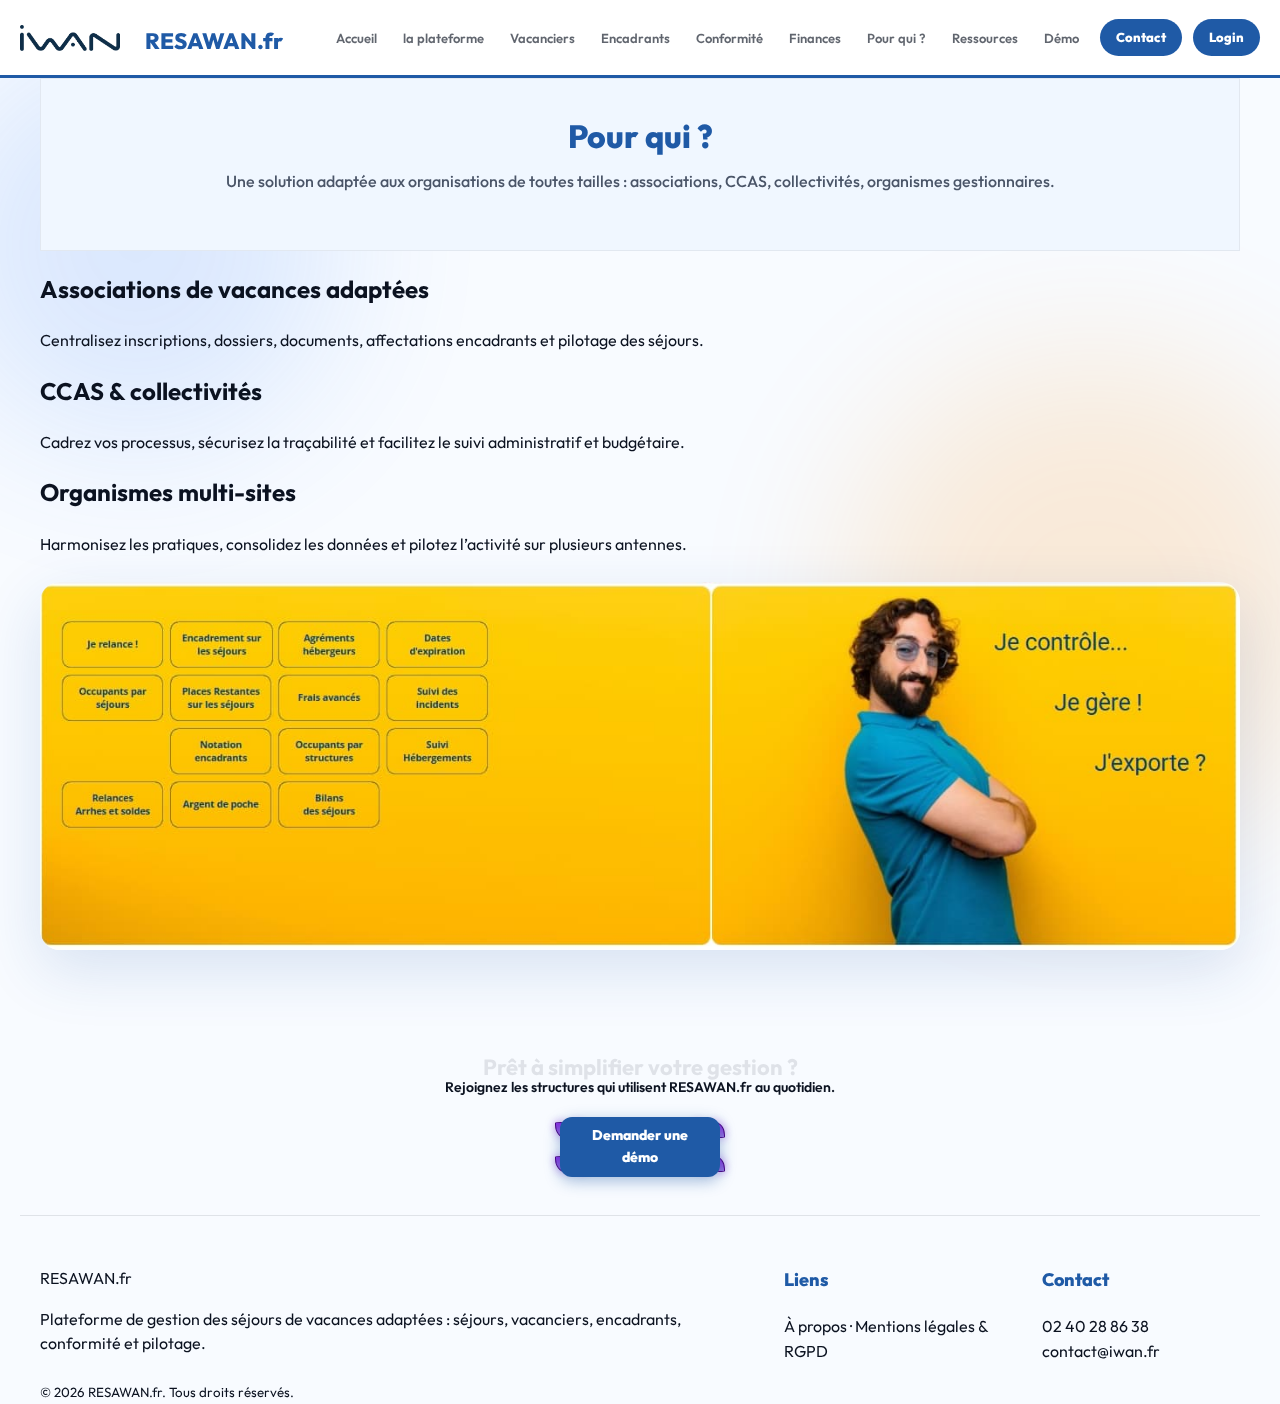
<file: pour-qui.html>
<!doctype html>
<html lang="fr">
<head>
<title>Pour qui ? – RESAWAN.fr</title>
<meta name="description" content="Associations, CCAS, collectivités et organismes multi-sites.">

<meta charset="utf-8" />
<meta name="viewport" content="width=device-width, initial-scale=1" />
<link rel="preconnect" href="https://fonts.googleapis.com">
<link rel="preconnect" href="https://fonts.gstatic.com" crossorigin>
<link href="https://fonts.googleapis.com/css2?family=Outfit:wght@400;600;800&display=swap" rel="stylesheet">
<link rel="stylesheet" href="assets/css/style.css" />
<script defer src="assets/js/main.js"></script>

</head>
<body>

<div class="bubble-decor b1"></div>
<div class="bubble-decor b2"></div>

<header class="site-header">
  <div class="container header-row" style="padding-left: 0 !important;">
    <a class="logo" href="index.html" aria-label="Accueil RESAWAN.fr" style="display: flex; align-items: center; gap: 25px; text-decoration: none;">
      <img src="images/Logo_Iwan_Bleu_Foncé.png" alt="" style="height: 26px; width: auto; display: block;">
      <span class="logo-text" style="line-height: 1; margin-top:7px;">RESAWAN.fr</span>
    </a>

<nav class="site-nav" aria-label="Navigation principale">
  <ul>
    <li><a href='index.html' aria-current='page' class='active'>Accueil</a></li>
    <li><a href='plateforme.html'>la plateforme</a></li>
    <li><a href='vacanciers.html'>Vacanciers</a></li>
    <li><a href='encadrants.html'>Encadrants</a></li>
    <li><a href='conformite.html'>Conformité</a></li>
    <li><a href='finances.html'>Finances</a></li>
    <li><a href='pour-qui.html'>Pour qui ?</a></li>
    <li><a href='ressources.html'>Ressources</a></li>
    <li><a href='demo.html'>Démo</a></li>
    <li><a href='contact.html' class="btn-login">Contact</a></li>
    <li><a href="https://s4.iwancloud.fr/ERP" class="btn-login">Login</a></li>
  </ul>
</nav>
  </div>
</header>

<main id="main">
  <section class='section'>
    <div class='container'>
      <div class="callout" style="flex-direction: column; align-items: center; text-align: center; padding: 40px 30px;">
        <h1 style="margin: 0; color: white; font-size: 32px;">Pour qui ?</h1>
        <p class='lead' style="color: rgba(255,255,255,0.9); margin-top: 15px; font-size: 16px; font-weight: 500;">
          Une solution adaptée aux organisations de toutes tailles : associations, CCAS, collectivités, organismes gestionnaires.
        </p>
      </div>
    </div>
  </section>

  <section class="section">
    <div class="container">
      <h2>Associations de vacances adaptées</h2>
      <div class="prose">
        <p>Centralisez inscriptions, dossiers, documents, affectations encadrants et pilotage des séjours.</p>
      </div>
    </div>
  </section>
    
  <section class="section">
    <div class="container">
      <h2>CCAS & collectivités</h2>
      <div class="prose">
        <p>Cadrez vos processus, sécurisez la traçabilité et facilitez le suivi administratif et budgétaire.</p>
      </div>
    </div>
  </section>
    
  <section class="section">
    <div class="container">
      <h2>Organismes multi-sites</h2>
      <div class="prose">
        <p>Harmonisez les pratiques, consolidez les données et pilotez l’activité sur plusieurs antennes.</p>
      </div>
    </div>
  </section>
    
<section class="section" style="text-align: center; padding: 10px 0;">
  <div class="container">
    <a href="#zoom-bulle" style="text-decoration: none; display: block;" aria-label="Agrandir l'image de présentation">
      <img src="images/bulle.jpg" 
           alt="Aperçu de la plateforme RESAWAN - Présentation" 
           style="max-width: 100%; height: auto; border-radius: 20px; box-shadow: 0 20px 60px rgba(31, 90, 166, 0.15);">
      <div class="view-hint">🔍 Cliquez pour agrandir l'aperçu</div>
    </a>

    <div id="zoom-bulle" class="lightbox">
      <a href="#_" class="lightbox-close" aria-label="Fermer l'aperçu de l'image"></a>
      <div class="lightbox-content">
        <img src="images/bulle.jpg" alt="Aperçu plein écran - Présentation">
        <a href="#_" class="close-btn">Fermer l'image ×</a>
      </div>
    </div>
  </div>
</section>

<section class="section" style="text-align: center; padding: 40px 0;">
  <div class="container">
    <h2 style="font-size: 22px;">Prêt à simplifier votre gestion ?</h2>
    <p style="margin-bottom: 20px; font-size: 14px; font-weight: 600;">Rejoignez les structures qui utilisent RESAWAN.fr au quotidien.</p>
    
    <a class="btn" href="demo.html">
      <div class="wrapper">
        <div class="flower flower1"><div class="petal"></div><div class="petal"></div></div>
        <div class="flower flower2"><div class="petal"></div><div class="petal"></div></div>
        <div class="flower flower3"><div class="petal"></div><div class="petal"></div></div>
        <div class="flower flower6"><div class="petal"></div><div class="petal"></div></div>
        <div class="text-btn">Demander une démo</div>
      </div>
    </a>
  </div>
</section>
</main>

<footer class="site-footer">
  <div class="container footer-grid">
    <div>
      <div class="brand">RESAWAN.fr</div>
      <p class="muted">Plateforme de gestion des séjours de vacances adaptées : séjours, vacanciers, encadrants, conformité et pilotage.</p>
    </div>
    <div>
      <h4>Liens</h4>
      <p><a href='a-propos.html'>À propos</a> · <a href='legal.html'>Mentions légales & RGPD</a></p>
    </div>
    <div>
      <h4>Contact</h4>
      <p class="muted">
        02 40 28 86 38
        contact@iwan.fr
      </p>
    </div>
  </div>
  <div class="container footer-bottom">
    <small class="muted">© 2026 RESAWAN.fr. Tous droits réservés.</small>
  </div>
</footer>

</body>
</html>
</file>
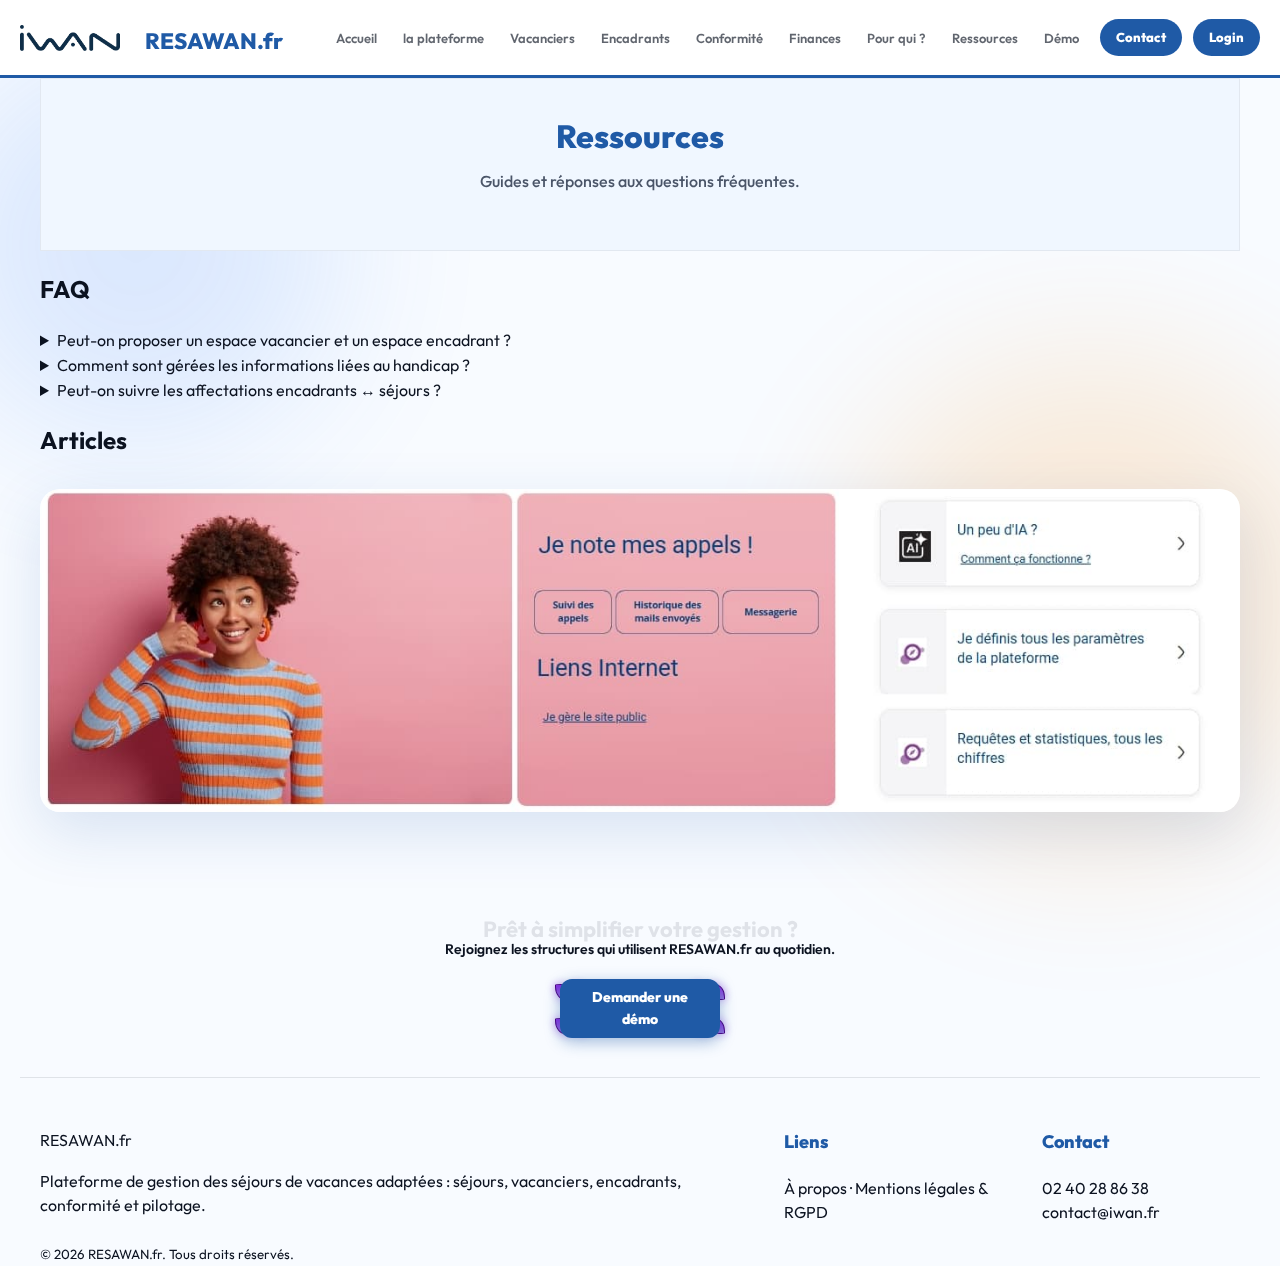
<file: ressources.html>
<!doctype html>
<html lang="fr">
<head>
<title>Ressources – RESAWAN.fr</title>
<meta name="description" content="FAQ et ressources autour des vacances adaptées.">

<meta charset="utf-8" />
<meta name="viewport" content="width=device-width, initial-scale=1" />
<link rel="preconnect" href="https://fonts.googleapis.com">
<link rel="preconnect" href="https://fonts.gstatic.com" crossorigin>
<link href="https://fonts.googleapis.com/css2?family=Outfit:wght@400;600;800&display=swap" rel="stylesheet">
<link rel="stylesheet" href="assets/css/style.css" />
<script defer src="assets/js/main.js"></script>

</head>
<body>

<div class="bubble-decor b1"></div>
<div class="bubble-decor b2"></div>

<header class="site-header">
  <div class="container header-row" style="padding-left: 0 !important;">
    <a class="logo" href="index.html" aria-label="Accueil RESAWAN.fr" style="display: flex; align-items: center; gap: 25px; text-decoration: none;">
      <img src="images/Logo_Iwan_Bleu_Foncé.png" alt="" style="height: 26px; width: auto; display: block;">
      <span class="logo-text" style="line-height: 1; margin-top:7px;">RESAWAN.fr</span>
    </a>

<nav class="site-nav" aria-label="Navigation principale">
  <ul>
    <li><a href='index.html' aria-current='page' class='active'>Accueil</a></li>
    <li><a href='plateforme.html'>la plateforme</a></li>
    <li><a href='vacanciers.html'>Vacanciers</a></li>
    <li><a href='encadrants.html'>Encadrants</a></li>
    <li><a href='conformite.html'>Conformité</a></li>
    <li><a href='finances.html'>Finances</a></li>
    <li><a href='pour-qui.html'>Pour qui ?</a></li>
    <li><a href='ressources.html'>Ressources</a></li>
    <li><a href='demo.html'>Démo</a></li>
    <li><a href='contact.html' class="btn-login">Contact</a></li>
    <li><a href="https://s4.iwancloud.fr/ERP" class="btn-login">Login</a></li>
  </ul>
</nav>
  </div>
</header>

<main id="main">
  <section class='section'>
    <div class='container'>
      <div class="callout" style="flex-direction: column; align-items: center; text-align: center; padding: 40px 30px;">
        <h1 style="margin: 0; color: white; font-size: 32px;">Ressources</h1>
        <p class='lead' style="color: rgba(255,255,255,0.9); margin-top: 15px; font-size: 16px; font-weight: 500;">
          Guides et réponses aux questions fréquentes.
        </p>
      </div>
    </div>
  </section>

  <section class="section">
    <div class="container">
      <h2>FAQ</h2>
      <div class="prose">
        <div class='faq'>
          <details><summary>Peut-on proposer un espace vacancier et un espace encadrant ?</summary><p>Oui, les deux portails sont intégrés et distincts, avec des droits d’accès adaptés.</p></details>
          <details><summary>Comment sont gérées les informations liées au handicap ?</summary><p>Elles sont centralisées dans le dossier et visibles uniquement selon les droits définis.</p></details>
          <details><summary>Peut-on suivre les affectations encadrants ↔ séjours ?</summary><p>Oui, avec un historique et une traçabilité des affectations et changements.</p></details>
        </div>
      </div>
    </div>
  </section>
    
  <section class="section">
    <div class="container">
      <h2>Articles</h2>
    </div>
  </section>
    
<section class="section" style="text-align: center; padding: 10px 0;">
  <div class="container">
    <a href="#zoom-liens" style="text-decoration: none; display: block;" aria-label="Agrandir l'image des liens ressources">
      <img src="images/liens.jpg" 
           alt="Aperçu de la plateforme RESAWAN - Liens ressources" 
           style="max-width: 100%; height: auto; border-radius: 20px; box-shadow: 0 20px 60px rgba(31, 90, 166, 0.15);">
      <div class="view-hint">🔍 Cliquez pour agrandir l'aperçu</div>
    </a>

    <div id="zoom-liens" class="lightbox">
      <a href="#_" class="lightbox-close" aria-label="Fermer l'aperçu"></a>
      <div class="lightbox-content">
        <img src="images/liens.jpg" alt="Aperçu plein écran des liens ressources">
        <a href="#_" class="close-btn">Fermer l'image ×</a>
      </div>
    </div>
  </div>
</section>

<section class="section" style="text-align: center; padding: 40px 0;">
  <div class="container">
    <h2 style="font-size: 22px;">Prêt à simplifier votre gestion ?</h2>
    <p style="margin-bottom: 20px; font-size: 14px; font-weight: 600;">Rejoignez les structures qui utilisent RESAWAN.fr au quotidien.</p>
    
    <a class="btn" href="demo.html">
      <div class="wrapper">
        <div class="flower flower1"><div class="petal"></div><div class="petal"></div></div>
        <div class="flower flower2"><div class="petal"></div><div class="petal"></div></div>
        <div class="flower flower3"><div class="petal"></div><div class="petal"></div></div>
        <div class="flower flower6"><div class="petal"></div><div class="petal"></div></div>
        <div class="text-btn">Demander une démo</div>
      </div>
    </a>
  </div>
</section>
</main>

<footer class="site-footer">
  <div class="container footer-grid">
    <div>
      <div class="brand">RESAWAN.fr</div>
      <p class="muted">Plateforme de gestion des séjours de vacances adaptées : séjours, vacanciers, encadrants, conformité et pilotage.</p>
    </div>
    <div>
      <h4>Liens</h4>
      <p><a href='a-propos.html'>À propos</a> · <a href='legal.html'>Mentions légales & RGPD</a></p>
    </div>
    <div>
      <h4>Contact</h4>
      <p class="muted">
        02 40 28 86 38
        contact@iwan.fr
      </p>
    </div>
  </div>
  <div class="container footer-bottom">
    <small class="muted">© 2026 RESAWAN.fr. Tous droits réservés.</small>
  </div>
</footer>

</body>
</html>
</file>
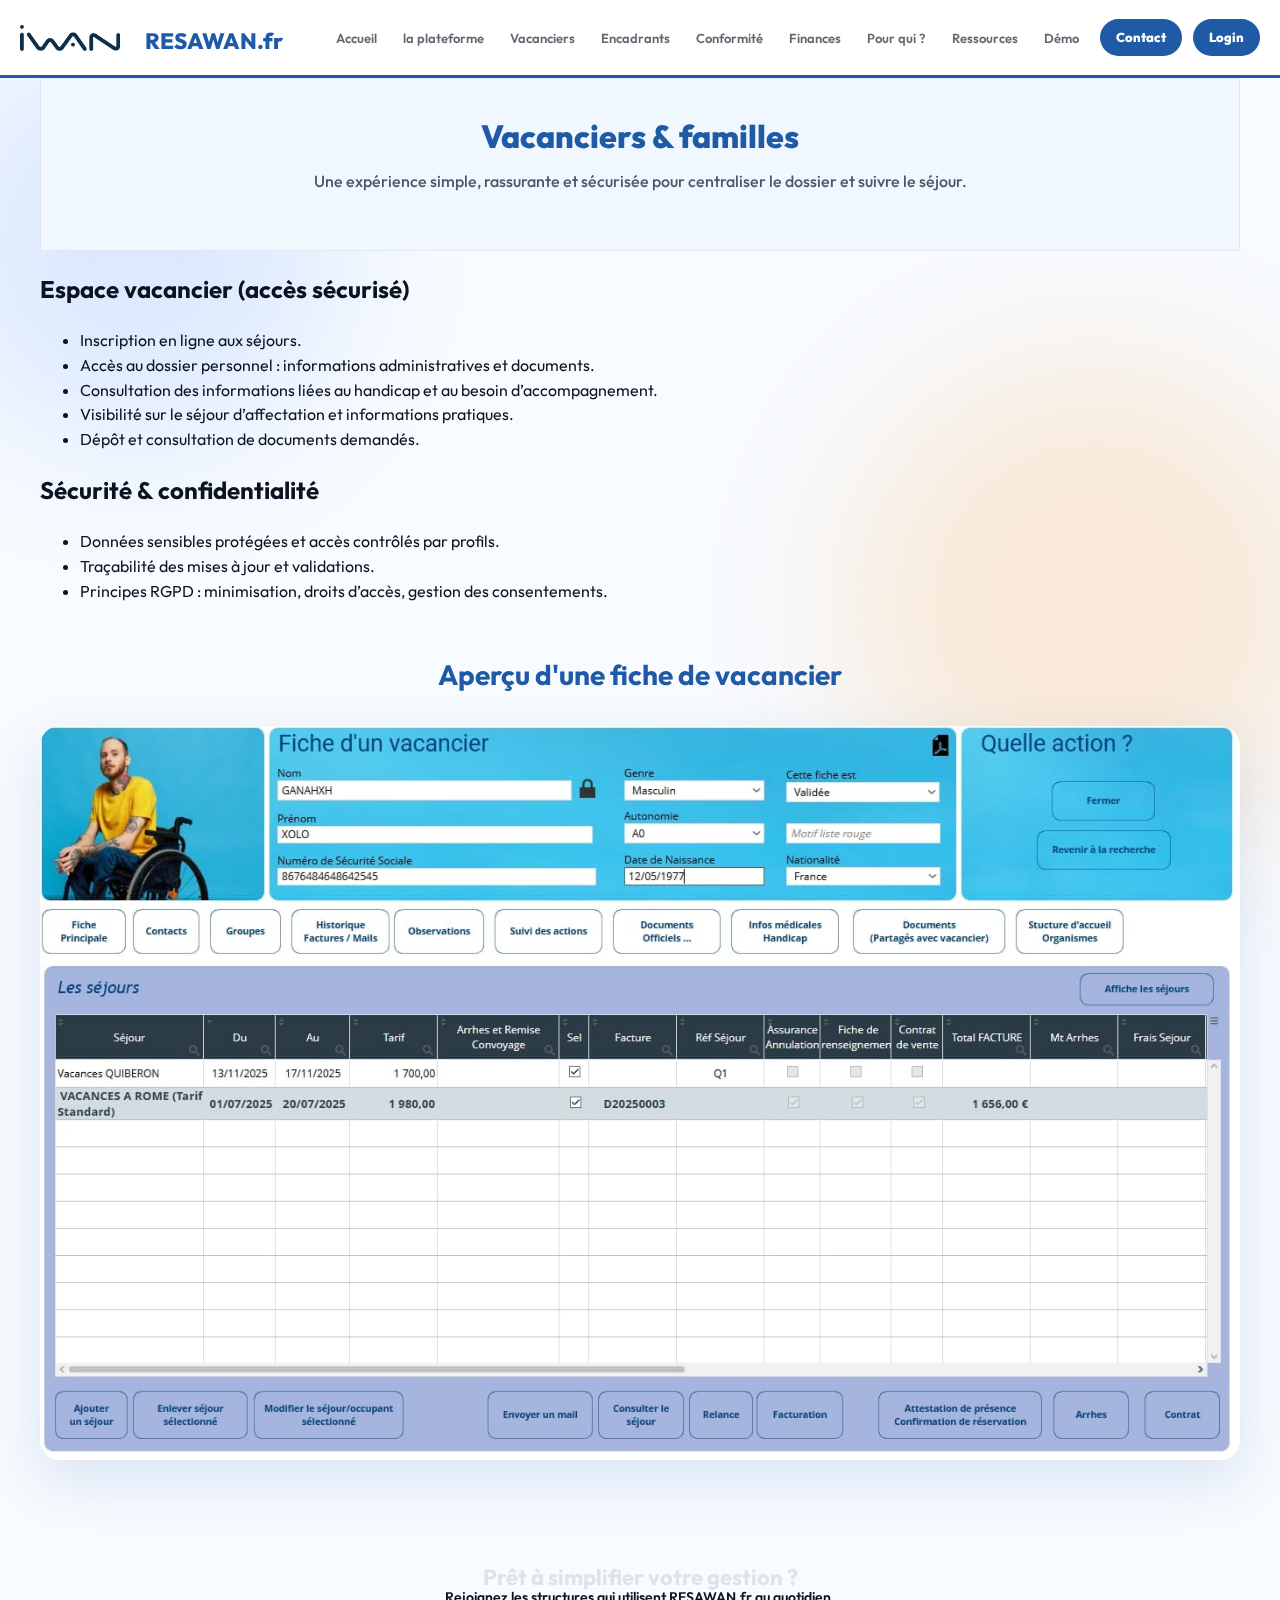
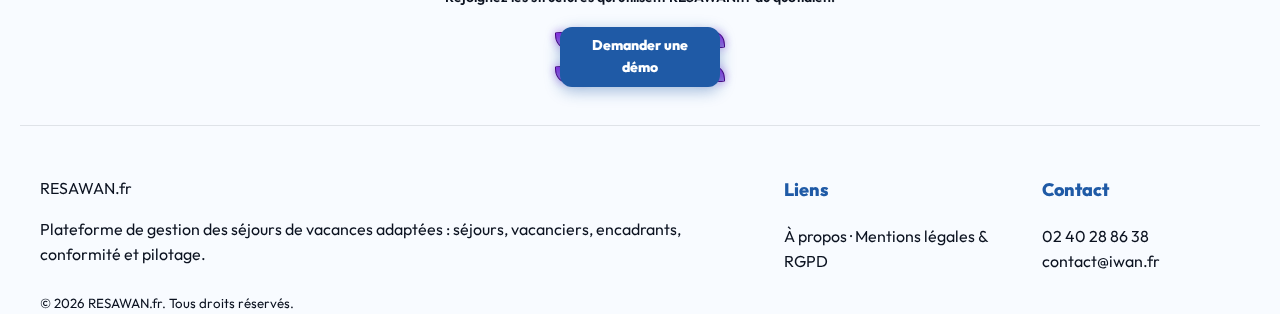
<file: vacanciers.html>
<!doctype html>
<html lang="fr">
<head>
<title>Vacanciers – RESAWAN.fr</title>
<meta charset="utf-8" />
<meta name="viewport" content="width=device-width, initial-scale=1" />
<link rel="preconnect" href="https://fonts.googleapis.com">
<link rel="preconnect" href="https://fonts.gstatic.com" crossorigin>
<link href="https://fonts.googleapis.com/css2?family=Outfit:wght@400;600;800&display=swap" rel="stylesheet">
<link rel="stylesheet" href="assets/css/style.css" />
<script defer src="assets/js/main.js"></script>
</head>
<body>

<div class="bubble-decor b1"></div>
<div class="bubble-decor b2"></div>

<header class="site-header">
  <div class="container header-row" style="padding-left: 0 !important;">
    <a class="logo" href="index.html" aria-label="Accueil RESAWAN.fr" style="display: flex; align-items: center; gap: 25px; text-decoration: none;">
      <img src="images/Logo_Iwan_Bleu_Foncé.png" alt="" style="height: 26px; width: auto; display: block;">
      <span class="logo-text" style="line-height: 1; margin-top:7px;">RESAWAN.fr</span>
    </a>

<nav class="site-nav" aria-label="Navigation principale">
  <ul>
    <li><a href='index.html' aria-current='page' class='active'>Accueil</a></li>
    <li><a href='plateforme.html'>la plateforme</a></li>
    <li><a href='vacanciers.html'>Vacanciers</a></li>
    <li><a href='encadrants.html'>Encadrants</a></li>
    <li><a href='conformite.html'>Conformité</a></li>
    <li><a href='finances.html'>Finances</a></li>
    <li><a href='pour-qui.html'>Pour qui ?</a></li>
    <li><a href='ressources.html'>Ressources</a></li>
    <li><a href='demo.html'>Démo</a></li>
    <li><a href='contact.html' class="btn-login">Contact</a></li>
    <li><a href="https://s4.iwancloud.fr/ERP" class="btn-login">Login</a></li>
  </ul>
</nav>
  </div>
</header>

<main id="main">
<section class='section'>
  <div class='container'>
    <div class="callout" style="flex-direction: column; align-items: center; text-align: center; padding: 40px 30px;">
      <h1 style="margin: 0; color: white; font-size: 32px;">Vacanciers & familles</h1>
      <p class='lead' style="color: rgba(255,255,255,0.9); margin-top: 15px; font-size: 16px; font-weight: 500;">
        Une expérience simple, rassurante et sécurisée pour centraliser le dossier et suivre le séjour.
      </p>
    </div>
  </div>
</section>

  <section class="section">
    <div class="container">
      <h2>Espace vacancier (accès sécurisé)</h2>
      <div class="prose">
        <ul class='bullets'>
          <li>Inscription en ligne aux séjours.</li>
          <li>Accès au dossier personnel : informations administratives et documents.</li>
          <li>Consultation des informations liées au handicap et au besoin d’accompagnement.</li>
          <li>Visibilité sur le séjour d’affectation et informations pratiques.</li>
          <li>Dépôt et consultation de documents demandés.</li>
        </ul>
      </div>
    </div>
  </section>
    
  <section class="section">
    <div class="container">
      <h2>Sécurité & confidentialité</h2>
      <div class="prose">
        <ul class='bullets'>
          <li>Données sensibles protégées et accès contrôlés par profils.</li>
          <li>Traçabilité des mises à jour et validations.</li>
          <li>Principes RGPD : minimisation, droits d’accès, gestion des consentements.</li>
        </ul>
      </div>
    </div>
  </section>

<section class="section" style="text-align: center; padding: 10px 0;">
  <div class="container">
    <h2 style="margin-bottom: 30px; font-size: 28px; color: var(--primary);">Aperçu d'une fiche de vacancier</h2>
    
    <a href="#zoom-vacancier" style="text-decoration: none; display: block;" aria-label="Agrandir l'aperçu de la fiche vacancier">
      <img src="images/fiche_vacancier.jpg" 
           alt="Aperçu de la plateforme RESAWAN - Fiche vacancier" 
           style="max-width: 100%; height: auto; border-radius: 20px; box-shadow: 0 20px 60px rgba(31, 90, 166, 0.15);">
      <div class="view-hint">🔍 Cliquez pour agrandir l'aperçu</div>
    </a>

    <div id="zoom-vacancier" class="lightbox">
      <a href="#_" class="lightbox-close" aria-label="Fermer l'aperçu de la fiche"></a>
      <div class="lightbox-content">
        <img src="images/fiche_vacancier.jpg" alt="Aperçu plein écran de la fiche vacancier">
        <a href="#_" class="close-btn">Fermer l'image ×</a>
      </div>
    </div>
  </div>
</section>

<section class="section" style="text-align: center; padding: 40px 0;">
  <div class="container">
    <h2 style="font-size: 22px;">Prêt à simplifier votre gestion ?</h2>
    <p style="margin-bottom: 20px; font-size: 14px; font-weight: 600;">Rejoignez les structures qui utilisent RESAWAN.fr au quotidien.</p>
    
    <a class="btn" href="demo.html">
      <div class="wrapper">
        <div class="flower flower1"><div class="petal"></div><div class="petal"></div></div>
        <div class="flower flower2"><div class="petal"></div><div class="petal"></div></div>
        <div class="flower flower3"><div class="petal"></div><div class="petal"></div></div>
        <div class="flower flower6"><div class="petal"></div><div class="petal"></div></div>
        <div class="text-btn">Demander une démo</div>
      </div>
    </a>
  </div>
</section>
</main>

<footer class="site-footer">
  <div class="container footer-grid">
    <div>
      <div class="brand">RESAWAN.fr</div>
      <p class="muted">Plateforme de gestion des séjours de vacances adaptées : séjours, vacanciers, encadrants, conformité et pilotage.</p>
    </div>
    <div>
      <h4>Liens</h4>
      <p><a href='a-propos.html'>À propos</a> · <a href='legal.html'>Mentions légales & RGPD</a></p>
    </div>
    <div>
      <h4>Contact</h4>
      <p class="muted">
        02 40 28 86 38
        contact@iwan.fr
      </p>
    </div>
  </div>
  <div class="container footer-bottom">
    <small class="muted">© 2026 RESAWAN.fr. Tous droits réservés.</small>
  </div>
</footer>

</body>
</html>
</file>
<file: assets/css/style.css>
/* ============================================================
   1. VARIABLES & BASE (TOUT EST CONSERVÉ)
   ============================================================ */
:root {
  --primary: #1f5aa6;
  --primary-dark: #15427a;
  --primary-bright: #3b82f6;
  --accent-orange: #ff8c00;
  --accent-pink: #ff007f;
  --text: #0b1220;
  --muted: rgba(11, 18, 32, 0.65);
  --border: rgba(11, 18, 32, 0.1);
  --max-w: 1120px;
}

* { box-sizing: border-box; }

body {
  margin: 0;
  font-family: 'Outfit', sans-serif;
  color: var(--text);
  background: #f8fbff;
  line-height: 1.55;
  position: relative;
  overflow-x: hidden;
}

/* --- DÉCORS FLOTTANTS --- */
.bubble-decor {
  position: fixed;
  border-radius: 50%;
  filter: blur(80px);
  z-index: -1;
  opacity: 0.15;
  animation: float-vacances 15s infinite alternate ease-in-out;
}
.b1 { width: 400px; height: 400px; background: var(--primary-bright); top: 5%; left: -5%; }
.b2 { width: 500px; height: 500px; background: var(--accent-orange); bottom: 5%; right: -5%; animation-delay: -5s; }
.b3 { width: 250px; height: 250px; background: var(--accent-pink); top: 45%; left: 85%; animation-delay: -2s; }

@keyframes float-vacances {
  from { transform: translateY(0) rotate(0deg); }
  to { transform: translateY(80px) rotate(20deg); }
}

/* --- ANIMATION MÉTÉO --- */
.weather-container {
  width: 250px; 
  height: 220px;
  display: flex; 
  align-items: center; 
  justify-content: center;
  position: relative; 
  margin: 0 auto;
}

.sun {
  width: 90px;
  height: 90px;
  background: linear-gradient(to right, #fcbb04, #fffc00);
  border-radius: 50%;
  position: absolute;
  z-index: 10;
  left: 50%;
  top: 50%;
  transform: translate(-50%, -50%);
}

.sunshine { animation: sunshines 2s infinite; }
@keyframes sunshines {
  0% { transform: translate(-50%, -50%) scale(1); opacity: 0.6; }
  100% { transform: translate(-50%, -50%) scale(1.4); opacity: 0; }
}

.cloud { width: 110px; position: absolute; left: 50%; top: 50%; }
.front { z-index: 12; animation: clouds 8s infinite ease-in-out; transform: translate(-70%, -20%); }
.back { z-index: 9; animation: clouds 12s infinite ease-in-out; transform: translate(20%, -70%); }

.left-front, .right-front, .left-back, .right-back { background-color: #4c9beb; display: inline-block; }
.left-front { width: 50px; height: 50px; border-radius: 50% 50% 0% 50%; }
.right-front { width: 35px; height: 35px; border-radius: 50% 50% 50% 0%; margin-left: -20px; }

@keyframes clouds { 
  0%, 100% { margin-left: 12px; } 
  50% { margin-left: 0px; } 
}

/* --- HEADER & NAVIGATION --- */
a { text-decoration: none !important; color: inherit; transition: 0.3s; }
.container { 
    max-width: 1240px;
    margin: 0 auto; 
    padding: 0 20px; 
    width: 100%;
}
.site-header {
  position: sticky; 
  top: 0; 
  z-index: 1000;
  background: rgba(255, 255, 255, 0.98);
  backdrop-filter: blur(10px);
  border-bottom: 3px solid var(--primary);
  width: 100%;
}

.header-row { 
  display: flex !important; 
  align-items: center !important; 
  justify-content: space-between !important; 
  min-height: 75px;
  height: auto !important;
  padding: 10px 0 !important;
}

.logo-text { font-weight: 800; font-size: 1.4rem; color: var(--primary); white-space: nowrap; }

.site-nav ul { 
  display: flex !important; 
  gap: 6px; 
  list-style: none; 
  margin: 0; 
  padding: 0; 
  flex-wrap: wrap !important;
  justify-content: flex-end;
  align-items: center;
}

.site-nav a { 
  font-size: 13px; 
  font-weight: 600; 
  color: var(--muted); 
  padding: 6px 10px; 
  border-radius: 20px; 
  white-space: nowrap;
}

.btn-login {
  background: #1f5aa6 !important;
  color: white !important;
  padding: 8px 16px !important; 
  border-radius: 50px;
  font-size: 13px !important;
  font-weight: 800 !important;
  margin-left: 5px;
  transition: all 0.3s ease;
  display: inline-block;
}

.btn-login:hover { background: #164680 !important; transform: translateY(-1px); }

/* --- STYLE CALLOUT --- */
.callout {
  background: #f0f7ff !important;
  border: 1px solid #e2e8f0;
  color: #1a202c !important;
}
.callout h1, .callout h2, .callout h3 { color: #1f5aa6 !important; }
.callout p { color: #4a5568 !important; }

/* --- HERO (ORDINATEUR) --- */
.hero { padding: 50px 0; }
.hero-grid { 
  display: grid; grid-template-columns: 1.2fr 0.8fr; gap: 40px; align-items: start; 
}

/* --- CODE D'ALIGNEMENT AJOUTÉ POUR L'ORDI --- */
.hero-aside {
  display: flex;
  flex-direction: column;
  align-items: flex-end; /* Aligne soleil + carte à droite sur ordi */
  gap: 20px;
  width: 100%; /*ajout taille*/
}

.hero-card {
text-align: left; /* Garde le texte de la carte lisible à gauche */
  width: 100%;
  max-width: 400px; /* Ajuste la largeur de la carte ici */
}

h1 { font-size: 46px; font-weight: 800; line-height: 1.1; color: var(--primary); margin: 0 0 20px; }

/* --- BOUTONS À PÉTALES --- */
.btn { 
  height: 3.5em; width: 11em; 
  display: inline-flex; align-items: center; justify-content: center; 
  background: transparent; border: none; cursor: pointer; position: relative;
}

.wrapper {
  height: 2.5em; width: 10em;
  position: relative; display: flex; justify-content: center; align-items: center;
}

.text-btn {
  font-size: 14px; font-weight: 800; z-index: 10;
  color: white; padding: 8px 16px; border-radius: 12px;
  background: var(--primary);
  transition: all 0.3s ease;
  box-shadow: 0 4px 15px rgba(31, 90, 166, 0.4);
}

.flower { 
  display: grid; grid-template-columns: 1fr 1fr; position: absolute; pointer-events: none; z-index: 1;
  transition: transform 0.5s cubic-bezier(0.175, 0.885, 0.32, 1.275);
}

.petal {
  height: 1em; width: 1em;
  border-radius: 40% 70% / 7% 90%;
  background: linear-gradient(#8A2BE2, #9370DB); 
  border: 0.5px solid #4B0082;
  box-shadow: 0 0 8px rgba(138, 43, 226, 0.5);
}

.flower1 { top: -5px; left: -5px; }
.flower2 { top: -5px; right: -5px; }
.flower3 { bottom: -5px; left: -5px; }
.flower6 { right: -5px; bottom: -5px; }

.btn:hover .text-btn { background: #164680; }
.btn:hover .flower1 { transform: translate(-15px, -10px) rotate(-15deg); }
.btn:hover .flower2 { transform: translate(15px, -10px) rotate(15deg); }
.btn:hover .flower3 { transform: translate(-15px, 10px) rotate(15deg); }
.btn:hover .flower6 { transform: translate(15px, 10px) rotate(15deg); }

.btn:active .text-btn { transform: scale(0.95); }

/* --- CARTES & GRID (FORCE 2 PAR 2 SUR ORDI) --- */
.card-grid { 
  display: grid; 
  /* On remplace le minmax par un 2 fixe pour l'ordinateur */
  grid-template-columns: repeat(2, 1fr); 
  gap: 30px; 
  margin-top: 40px; 
}

.card { 
  background: white; 
  border: 2px solid var(--border); 
  padding: 35px; 
  border-radius: 24px; 
  transition: 0.4s;
  display: flex;
  flex-direction: column;
}

.card:hover { transform: translateY(-12px); border-color: var(--primary); }
.card h3 { color: var(--primary); margin-bottom: 15px; font-size: 22px; font-weight: 800; }
.card p { color: #1a202c !important; font-weight: 500; opacity: 1 !important; }

/* --- FOOTER & VAGUE --- */
.footer-grid { 
  display: flex !important; justify-content: space-between !important; 
  align-items: flex-start !important; gap: 40px; border-top: 1px solid var(--border); padding-top: 50px;
}
.footer-grid h4 { margin: 0 0 20px; color: var(--primary); font-size: 18px; font-weight: 800; }

.wave-container { width: 100%; height: 60px; overflow: hidden; position: relative; margin: 40px 0; }
.wave-svg { position: absolute; width: 200%; height: 100%; animation: waveMove 6s linear infinite; }

@keyframes waveMove { 0% { transform: translateX(0); } 100% { transform: translateX(-50%); } }

/* --- REVEAL --- */
.reveal { opacity: 0; transform: translateY(30px); transition: all 0.8s ease-out; }
.reveal.active { opacity: 1; transform: translateY(0); }



/* ============================================================
   RESPONSIVE (TOUT EST CONSERVÉ POUR MOBILE)
   ============================================================ */
@media (max-width: 1024px) {
    .site-header { position: sticky !important; height: auto !important; min-height: 140px !important; }
    .header-row { flex-direction: column !important; justify-content: center !important; gap: 10px !important; padding: 15px !important; }
    .site-nav ul { justify-content: center !important; width: 100% !important; }

    .hero-grid { display: flex !important; flex-direction: column !important; padding-top: 30px !important; }
    
    .hero-content { order: 1 !important; width: 100% !important; }

    /* LE SOLEIL (ORDRE 2) + CENTRAGE MOBILE OBLIGATOIRE */
    .hero-aside { 
        order: 2 !important; 
        width: 100% !important; 
        align-items: center !important; /* RECENTRE SUR MOBILE */
        display: flex !important; 
    }

    /* À mettre à l'intérieur du bloc @media existant */
    .card-grid { 
        grid-template-columns: 1fr !important; /* Force 1 seule colonne sur tel */
        gap: 20px !important;
    }

    .weather-container {
        order: 2 !important; 
        position: relative !important;
        display: flex !important;
        justify-content: center !important;
        align-items: center !important;
        height: 180px !important; 
        margin: 30px auto !important;
        width: 100% !important;
        left: 0 !important;
    }

    .sun {
        position: absolute !important;
        left: 50% !important;
        top: 50% !important;
        transform: translate(-50%, -50%) !important; 
    }

    /* LA CARTE (ORDRE 3) */
    .hero-card { order: 3 !important; width: 100% !important; margin-top: 20px !important; }

    /* BOUTONS MOBILE */
    .cta-row { flex-direction: column !important; align-items: center !important; gap: 15px !important; }
    .btn { width: 90% !important; max-width: 300px !important; }
}

.view-btn {
    display: none; /* Caché sur ordinateur */
}

/* --- SYSTÈME DE ZOOM (LIGHTBOX) --- */
.lightbox {
    display: none; /* Caché par défaut */
    position: fixed;
    z-index: 10000;
    top: 0; left: 0;
    width: 100%; height: 100%;
    background: rgba(0, 0, 0, 0.9); /* Fond noir transparent */
    padding: 20px;
}

/* Affiche la lightbox quand on clique sur le lien #zoom-img */
.lightbox:target {
    display: flex;
    align-items: center;
    justify-content: center;
}

.lightbox-content {
    position: relative;
    max-width: 95%;
    max-height: 90%;
}

.lightbox-content img {
    width: 100%;
    height: auto;
    border-radius: 10px;
    box-shadow: 0 0 30px rgba(0,0,0,0.5);
}

/* Bouton Fermer */
.close-btn {
    position: absolute;
    top: -40px;
    right: 0;
    color: white;
    text-decoration: none;
    font-weight: 800;
    font-size: 18px;
    background: var(--primary);
    padding: 5px 15px;
    border-radius: 50px;
}

/* Permet de fermer en cliquant n'importe où sur le fond noir */
.lightbox-close {
    position: absolute;
    top: 0; left: 0;
    width: 100%; height: 100%;
    cursor: default;
}

/* Ton code pour le message sur mobile */
.view-hint { display: none; }
@media (max-width: 1024px) {
    .view-hint {
        display: block;
        margin-top: 15px;
        font-size: 14px;
        font-weight: 700;
        color: var(--primary);
        text-decoration: underline;
    }
}

@media (max-width: 768px) {
    .footer-grid { flex-direction: column !important; text-align: center; gap: 25px; }
    .grid-2 { grid-template-columns: 1fr !important; }
}
</file>
